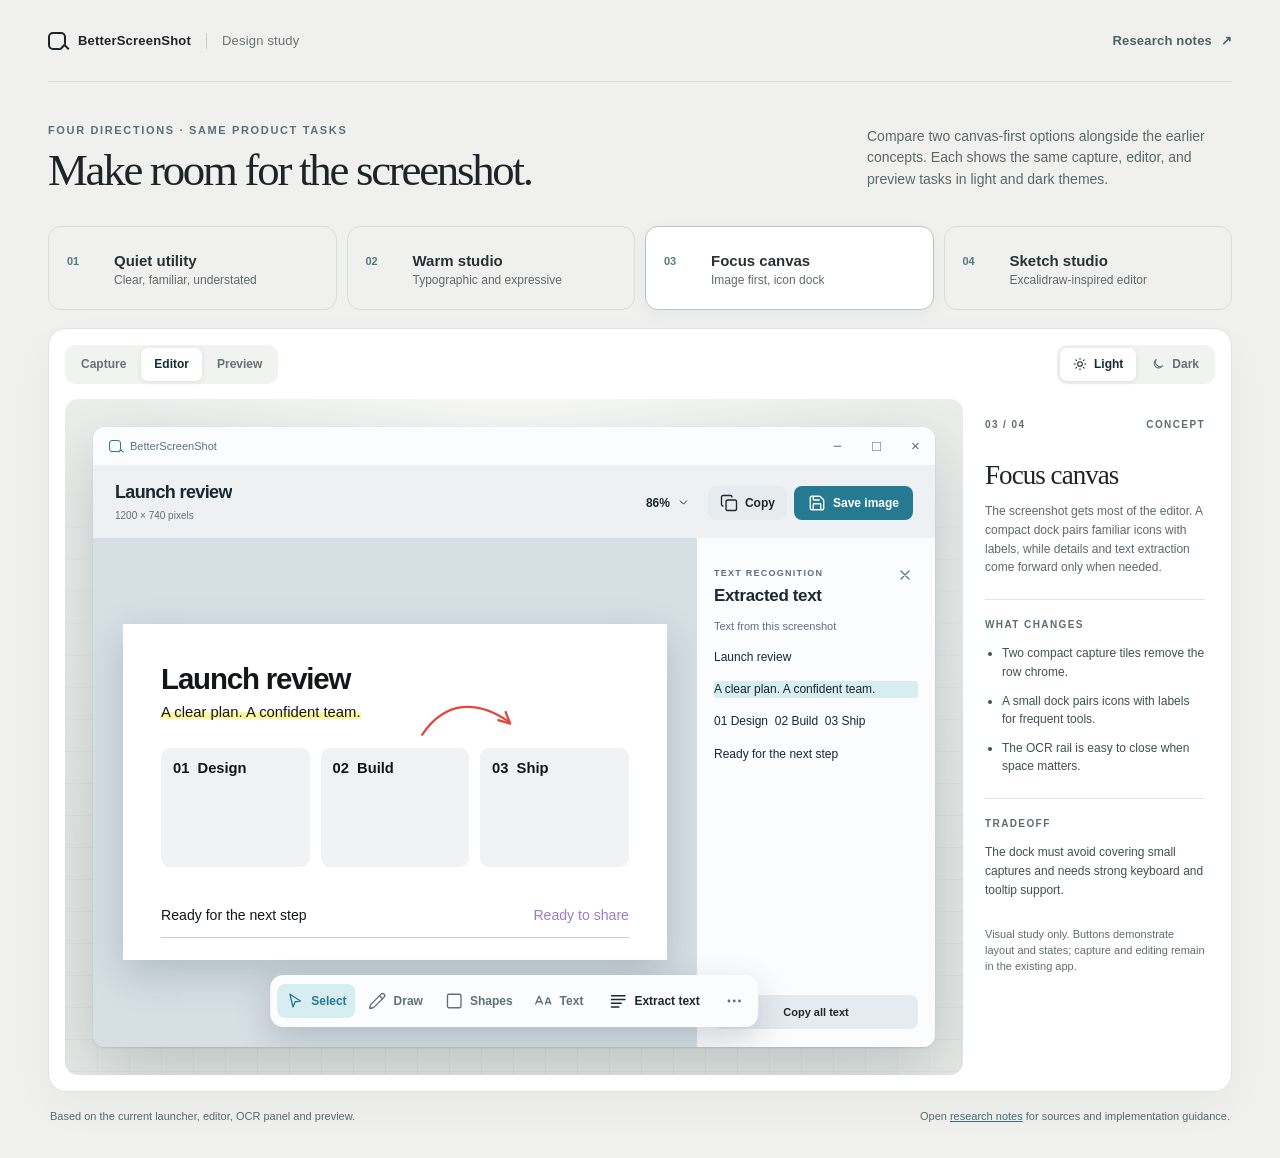
<file: design-study/index.html>
<!doctype html>
<html lang="en">
<head>
  <meta charset="utf-8">
  <meta name="viewport" content="width=device-width, initial-scale=1">
  <title>BetterScreenShot · design study</title>
  <link rel="stylesheet" href="styles.css">
  <script src="study.js" defer></script>
</head>
<body>
  <svg class="icon-defs" xmlns="http://www.w3.org/2000/svg" aria-hidden="true">
    <symbol id="i-monitor" viewBox="0 0 24 24"><rect width="20" height="14" x="2" y="3" rx="2"/><path d="M8 21h8m-4-4v4"/></symbol>
    <symbol id="i-scan" viewBox="0 0 24 24"><path d="M3 7V5a2 2 0 0 1 2-2h2m10 0h2a2 2 0 0 1 2 2v2m0 10v2a2 2 0 0 1-2 2h-2M7 21H5a2 2 0 0 1-2-2v-2"/></symbol>
    <symbol id="i-pointer" viewBox="0 0 24 24"><path d="m5 3 14 9-7 1-3 7-4-17Z"/></symbol>
    <symbol id="i-pen" viewBox="0 0 24 24"><path d="M21.174 6.812a1 1 0 0 0-3.986-3.987L3.842 16.174a2 2 0 0 0-.5.83l-1.321 4.352a.5.5 0 0 0 .623.622l4.353-1.32a2 2 0 0 0 .83-.497z"/><path d="m15 5 4 4"/></symbol>
    <symbol id="i-shapes" viewBox="0 0 24 24"><rect width="18" height="18" x="3" y="3" rx="2"/></symbol>
    <symbol id="i-type" viewBox="0 0 24 24"><path d="m15 16 2.536-7.328a1.02 1.02 0 0 1 1.928 0L22 16M15.697 14h5.606M2 16l4.039-9.69a.5.5 0 0 1 .923 0L11 16M3.304 13h6.392"/></symbol>
    <symbol id="i-arrow" viewBox="0 0 24 24"><path d="M7 7h10v10M7 17 17 7"/></symbol>
    <symbol id="i-circle" viewBox="0 0 24 24"><circle cx="12" cy="12" r="10"/></symbol>
    <symbol id="i-undo" viewBox="0 0 24 24"><path d="M3 7v6h6M21 17a8 8 0 0 0-14.5-4.5L3 13"/></symbol>
    <symbol id="i-copy" viewBox="0 0 24 24"><rect width="14" height="14" x="8" y="8" rx="2"/><path d="M4 16a2 2 0 0 1-2-2V4a2 2 0 0 1 2-2h10a2 2 0 0 1 2 2"/></symbol>
    <symbol id="i-save" viewBox="0 0 24 24"><path d="M15.2 3a2 2 0 0 1 1.4.6l3.8 3.8a2 2 0 0 1 .6 1.4V19a2 2 0 0 1-2 2H5a2 2 0 0 1-2-2V5a2 2 0 0 1 2-2zM17 21v-7a1 1 0 0 0-1-1H8a1 1 0 0 0-1 1v7M7 3v4a1 1 0 0 0 1 1h7"/></symbol>
    <symbol id="i-text" viewBox="0 0 24 24"><path d="M3 5h18M3 10h18M3 15h13M3 20h10"/></symbol>
    <symbol id="i-more" viewBox="0 0 24 24"><circle cx="5" cy="12" r="1"/><circle cx="12" cy="12" r="1"/><circle cx="19" cy="12" r="1"/></symbol>
    <symbol id="i-chevron" viewBox="0 0 24 24"><path d="m6 9 6 6 6-6"/></symbol>
    <symbol id="i-sun" viewBox="0 0 24 24"><circle cx="12" cy="12" r="4"/><path d="M12 2v2m0 16v2M4.9 4.9l1.4 1.4m11.4 11.4 1.4 1.4M2 12h2m16 0h2M4.9 19.1l1.4-1.4M17.7 6.3l1.4-1.4"/></symbol>
    <symbol id="i-moon" viewBox="0 0 24 24"><path d="M20 15.1A8 8 0 0 1 8.9 4 8 8 0 1 0 20 15.1Z"/></symbol>
    <symbol id="i-x" viewBox="0 0 24 24"><path d="M18 6 6 18M6 6l12 12"/></symbol>
    <symbol id="i-check" viewBox="0 0 24 24"><path d="m4 12 5 5L20 6"/></symbol>
    <symbol id="i-zoom" viewBox="0 0 24 24"><path d="M5 12h14"/></symbol>
  </svg>

  <main class="study">
    <header class="page-header">
      <div class="brand"><span class="brand-mark" aria-hidden="true"></span><span>BetterScreenShot</span><span class="brand-divider"></span><span>Design study</span></div>
      <a href="research.md" class="research-link">Research notes <span aria-hidden="true">↗</span></a>
    </header>

    <div class="intro">
      <div>
        <p class="eyebrow">Four directions · same product tasks</p>
        <h1>Make room for the screenshot.</h1>
      </div>
      <p class="intro-copy">Compare two canvas-first options alongside the earlier concepts. Each shows the same capture, editor, and preview tasks in light and dark themes.</p>
    </div>

    <div class="concept-list" role="tablist" aria-label="Design direction">
      <button class="concept-tab" id="tab-quiet" role="tab" aria-selected="false" aria-controls="concept-panel" data-concept="quiet" tabindex="-1"><span class="concept-number">01</span><span class="concept-name">Quiet utility</span><span class="concept-subtitle">Clear, familiar, understated</span></button>
      <button class="concept-tab" id="tab-studio" role="tab" aria-selected="false" aria-controls="concept-panel" data-concept="studio" tabindex="-1"><span class="concept-number">02</span><span class="concept-name">Warm studio</span><span class="concept-subtitle">Typographic and expressive</span></button>
      <button class="concept-tab is-active" id="tab-canvas" role="tab" aria-selected="true" aria-controls="concept-panel" data-concept="canvas"><span class="concept-number">03</span><span class="concept-name">Focus canvas</span><span class="concept-subtitle">Image first, icon dock</span></button>
      <button class="concept-tab" id="tab-sketch" role="tab" aria-selected="false" aria-controls="concept-panel" data-concept="sketch" tabindex="-1"><span class="concept-number">04</span><span class="concept-name">Sketch studio</span><span class="concept-subtitle">Excalidraw-inspired editor</span></button>
    </div>

    <section class="review" id="concept-panel" role="tabpanel" aria-labelledby="tab-canvas">
      <div class="review-bar">
        <div class="segmented" role="group" aria-label="Example screen">
          <button data-screen="launcher" aria-pressed="false">Capture</button>
          <button class="is-active" data-screen="editor" aria-pressed="true">Editor</button>
          <button data-screen="preview" aria-pressed="false">Preview</button>
        </div>
        <div class="segmented theme-control" role="group" aria-label="Color theme">
          <button class="is-active" data-theme="light" aria-pressed="true"><svg class="icon"><use href="#i-sun"/></svg> Light</button>
          <button data-theme="dark" aria-pressed="false"><svg class="icon"><use href="#i-moon"/></svg> Dark</button>
        </div>
      </div>

      <div class="review-main">
        <div class="stage" id="stage">
          <div class="app-window" id="app-window" data-concept="canvas" data-theme="light" data-screen="editor">
            <div class="window-titlebar"><div class="window-brand"><span class="window-mark" aria-hidden="true"></span>BetterScreenShot</div><div class="window-controls" aria-hidden="true"><span>−</span><span>□</span><span>×</span></div></div>

            <section class="app-view launcher-view" aria-label="Capture window concept">
              <div class="launcher-heading"><span class="launch-eyebrow">CAPTURE</span><h2>What would you like to capture?</h2><p>Choose an option to begin.</p></div>
              <div class="capture-actions">
                <button class="capture-action" type="button" data-demo-action="Capture Full Screen">
                  <span class="capture-icon"><svg class="icon"><use href="#i-monitor"/></svg></span>
                  <span class="capture-copy"><strong>Capture full screen</strong><small>Shortcut not set</small></span>
                  <span class="capture-index">01</span>
                </button>
                <button class="capture-action" type="button" data-demo-action="Select Area">
                  <span class="capture-icon"><svg class="icon"><use href="#i-scan"/></svg></span>
                  <span class="capture-copy"><strong>Select area</strong><small>Shortcut not set</small></span>
                  <span class="capture-index">02</span>
                </button>
              </div>
              <div class="launcher-footer"><span class="ready"><span class="ready-dot"></span> Ready to capture</span><button class="text-button" data-demo-action="Keyboard shortcuts" type="button">Keyboard shortcuts</button></div>
            </section>

            <section class="app-view editor-view" aria-label="Screenshot editor concept">
              <div class="editor-header">
                <div class="document-heading"><span class="document-eyebrow">SCREENSHOT EDITOR</span><h2>Launch review</h2><small>1200 × 740 pixels</small></div>
                <div class="editor-actions"><button class="zoom-button" type="button" data-demo-action="Zoom">86% <svg class="icon"><use href="#i-chevron"/></svg></button><button class="header-ocr" type="button" id="header-ocr-toggle" aria-expanded="false" aria-controls="ocr-panel"><svg class="icon"><use href="#i-text"/></svg>Extract text</button><button class="plain-command" type="button" data-demo-action="Copy image"><svg class="icon"><use href="#i-copy"/></svg>Copy</button><button class="save-command" type="button" data-demo-action="Save image"><svg class="icon"><use href="#i-save"/></svg>Save image</button></div>
              </div>
              <div class="editor-toolbar">
                <div class="tool-group"><button class="tool is-selected" type="button" data-demo-action="Select tool" aria-pressed="true"><svg class="icon"><use href="#i-pointer"/></svg><span>Select</span></button><button class="tool" type="button" data-demo-action="Draw tools" aria-pressed="false"><svg class="icon"><use href="#i-pen"/></svg><span>Draw</span></button><button class="tool" type="button" data-demo-action="Shapes" aria-pressed="false"><svg class="icon"><use href="#i-shapes"/></svg><span>Shapes</span></button><button class="tool" type="button" data-demo-action="Text tool" aria-pressed="false"><svg class="icon"><use href="#i-type"/></svg><span>Text</span></button></div>
                <div class="sketch-tools" role="group" aria-label="Annotation tools"><button class="sketch-tool" type="button" data-sketch-tool="select" title="Select (V)" aria-label="Select tool (V)" aria-pressed="false"><svg class="icon"><use href="#i-pointer"/></svg></button><button class="sketch-tool" type="button" data-sketch-tool="draw" title="Draw (P)" aria-label="Draw tool (P)" aria-pressed="false"><svg class="icon"><use href="#i-pen"/></svg></button><button class="sketch-tool is-selected" type="button" data-sketch-tool="arrow" title="Arrow (A)" aria-label="Arrow tool (A)" aria-pressed="true"><svg class="icon"><use href="#i-arrow"/></svg></button><button class="sketch-tool" type="button" data-sketch-tool="rectangle" title="Rectangle (R)" aria-label="Rectangle tool (R)" aria-pressed="false"><svg class="icon"><use href="#i-shapes"/></svg></button><button class="sketch-tool" type="button" data-sketch-tool="ellipse" title="Ellipse (O)" aria-label="Ellipse tool (O)" aria-pressed="false"><svg class="icon"><use href="#i-circle"/></svg></button><button class="sketch-tool" type="button" data-sketch-tool="text" title="Text (T)" aria-label="Text tool (T)" aria-pressed="false"><svg class="icon"><use href="#i-type"/></svg></button></div>
                <div class="toolbar-spacer"></div>
                <button class="ocr-command" type="button" id="ocr-toggle" aria-expanded="true" aria-controls="ocr-panel"><svg class="icon"><use href="#i-text"/></svg><span>Extract text</span></button>
                <button class="more-command" type="button" data-demo-action="More editing tools" aria-label="More editing tools"><svg class="icon"><use href="#i-more"/></svg></button>
              </div>
              <div class="editor-workspace">
                <div class="canvas-area"><div class="image-sheet" aria-label="Sample screenshot with annotations">
                  <div class="sheet-inner"><h3>Launch review</h3><p class="sheet-subtitle"><span>A clear plan. A confident team.</span></p><div class="sheet-cards"><div><b>01&nbsp; Design</b></div><div><b>02&nbsp; Build</b></div><div><b>03&nbsp; Ship</b></div></div><div class="sheet-bottom"><span>Ready for the next step</span><span>Ready to share</span></div></div>
                  <svg class="annotation" viewBox="0 0 600 370" preserveAspectRatio="none" aria-hidden="true"><path d="M330 122 C355 85 390 83 426 108"/><path d="m414 106 13 4-5-13"/></svg>
                </div></div>
                <div class="sketch-properties" aria-label="Selected tool style"><span class="sketch-panel-kicker">CURRENT TOOL</span><h3 id="sketch-style-title">Arrow style</h3><div class="sketch-panel-rule"></div><span class="sketch-field-label">Stroke color</span><div class="color-options" role="group" aria-label="Stroke color"><button class="is-selected" type="button" style="--swatch:#e6453c" aria-label="Red" aria-pressed="true"></button><button type="button" style="--swatch:#252a32" aria-label="Ink" aria-pressed="false"></button><button type="button" style="--swatch:#6e68c7" aria-label="Violet" aria-pressed="false"></button><button type="button" style="--swatch:#1c887a" aria-label="Teal" aria-pressed="false"></button></div><span class="sketch-field-label">Stroke width</span><div class="width-options" role="group" aria-label="Stroke width"><button type="button" aria-pressed="false">1</button><button class="is-selected" type="button" aria-pressed="true">2</button><button type="button" aria-pressed="false">3</button></div><label class="sketch-toggle"><input type="checkbox" checked><span>Sketch style</span></label></div>
                <div class="sketch-canvas-controls"><button type="button" data-demo-action="Undo" title="Undo" aria-label="Undo"><svg class="icon"><use href="#i-undo"/></svg></button><span class="sketch-control-gap"></span><button type="button" data-demo-action="Zoom out" title="Zoom out" aria-label="Zoom out">−</button><span>86%</span><button type="button" data-demo-action="Zoom in" title="Zoom in" aria-label="Zoom in">+</button></div>
                <aside class="ocr-panel" id="ocr-panel"><div class="ocr-heading"><div><span>TEXT RECOGNITION</span><h3>Extracted text</h3></div><button type="button" id="ocr-close" aria-label="Close extracted text"><svg class="icon"><use href="#i-x"/></svg></button></div><p class="ocr-subtitle">Text from this screenshot</p><div class="ocr-content"><p>Launch review</p><p class="ocr-highlight">A clear plan. A confident team.</p><p>01 Design&nbsp; 02 Build&nbsp; 03 Ship</p><p>Ready for the next step</p></div><button class="ocr-copy" type="button" data-demo-action="Copy all text">Copy all text</button></aside>
              </div>
            </section>

            <section class="app-view preview-view" aria-label="Capture preview concept">
              <div class="preview-desktop"><div class="preview-backdrop"><span>Launch review</span><div class="backdrop-cards"><i></i><i></i><i></i></div></div><div class="preview-card"><div class="preview-thumb"><span>Launch review</span><span class="thumb-line"></span><div class="thumb-cards"><i></i><i></i><i></i></div></div><div class="preview-content"><div><span class="preview-eyebrow">JUST CAPTURED</span><strong>Screenshot ready</strong><small>1200 × 740 pixels</small></div><div class="preview-buttons"><button type="button" data-demo-action="Copy image"><svg class="icon"><use href="#i-copy"/></svg> Copy</button><button type="button" data-demo-action="Save image"><svg class="icon"><use href="#i-save"/></svg> Save</button></div><button class="preview-edit" type="button" data-demo-action="Open editor">Open editor <span aria-hidden="true">↗</span></button></div></div></div>
            </section>
          </div>
          <div class="demo-toast" id="demo-toast" role="status" aria-live="polite"></div>
        </div>

        <aside class="concept-notes">
          <div class="note-meta"><span id="note-number">03 / 04</span><span>CONCEPT</span></div>
          <h2 id="note-title">Focus canvas</h2>
          <p id="note-description">The screenshot gets most of the editor. A compact dock pairs familiar icons with labels, while details and text extraction come forward only when needed.</p>
          <div class="note-rule"></div>
          <p class="note-label">WHAT CHANGES</p><ul id="note-points"><li>Two compact capture tiles remove the row chrome.</li><li>A small dock pairs icons with labels for frequent tools.</li><li>The OCR rail is easy to close when space matters.</li></ul>
          <div class="note-rule"></div>
          <p class="note-label">TRADEOFF</p><p id="note-tradeoff" class="note-tradeoff">The dock must avoid covering small captures and needs strong keyboard and tooltip support.</p>
          <p class="prototype-note">Visual study only. Buttons demonstrate layout and states; capture and editing remain in the existing app.</p>
        </aside>
      </div>
    </section>

    <footer class="page-footer"><span>Based on the current launcher, editor, OCR panel and preview.</span><span>Open <a href="research.md">research notes</a> for sources and implementation guidance.</span></footer>
  </main>
</body>
</html>
</file>
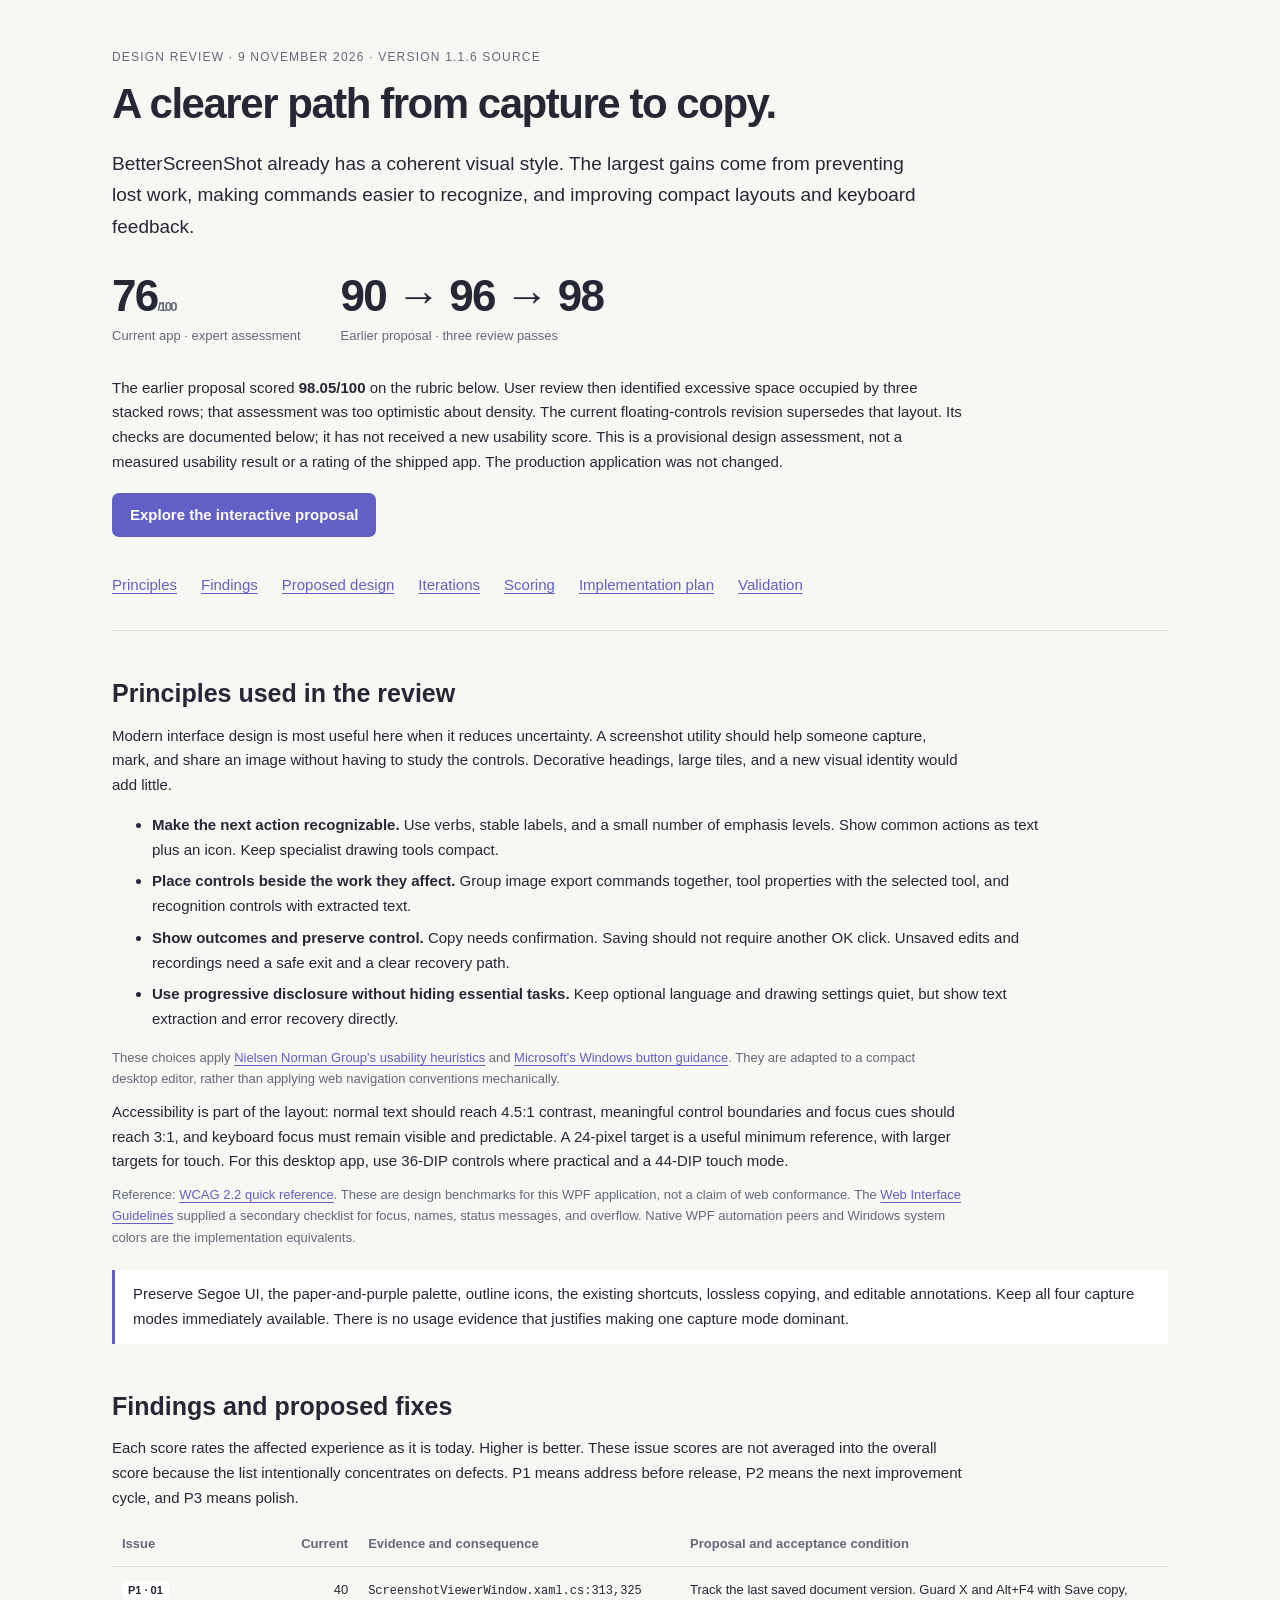
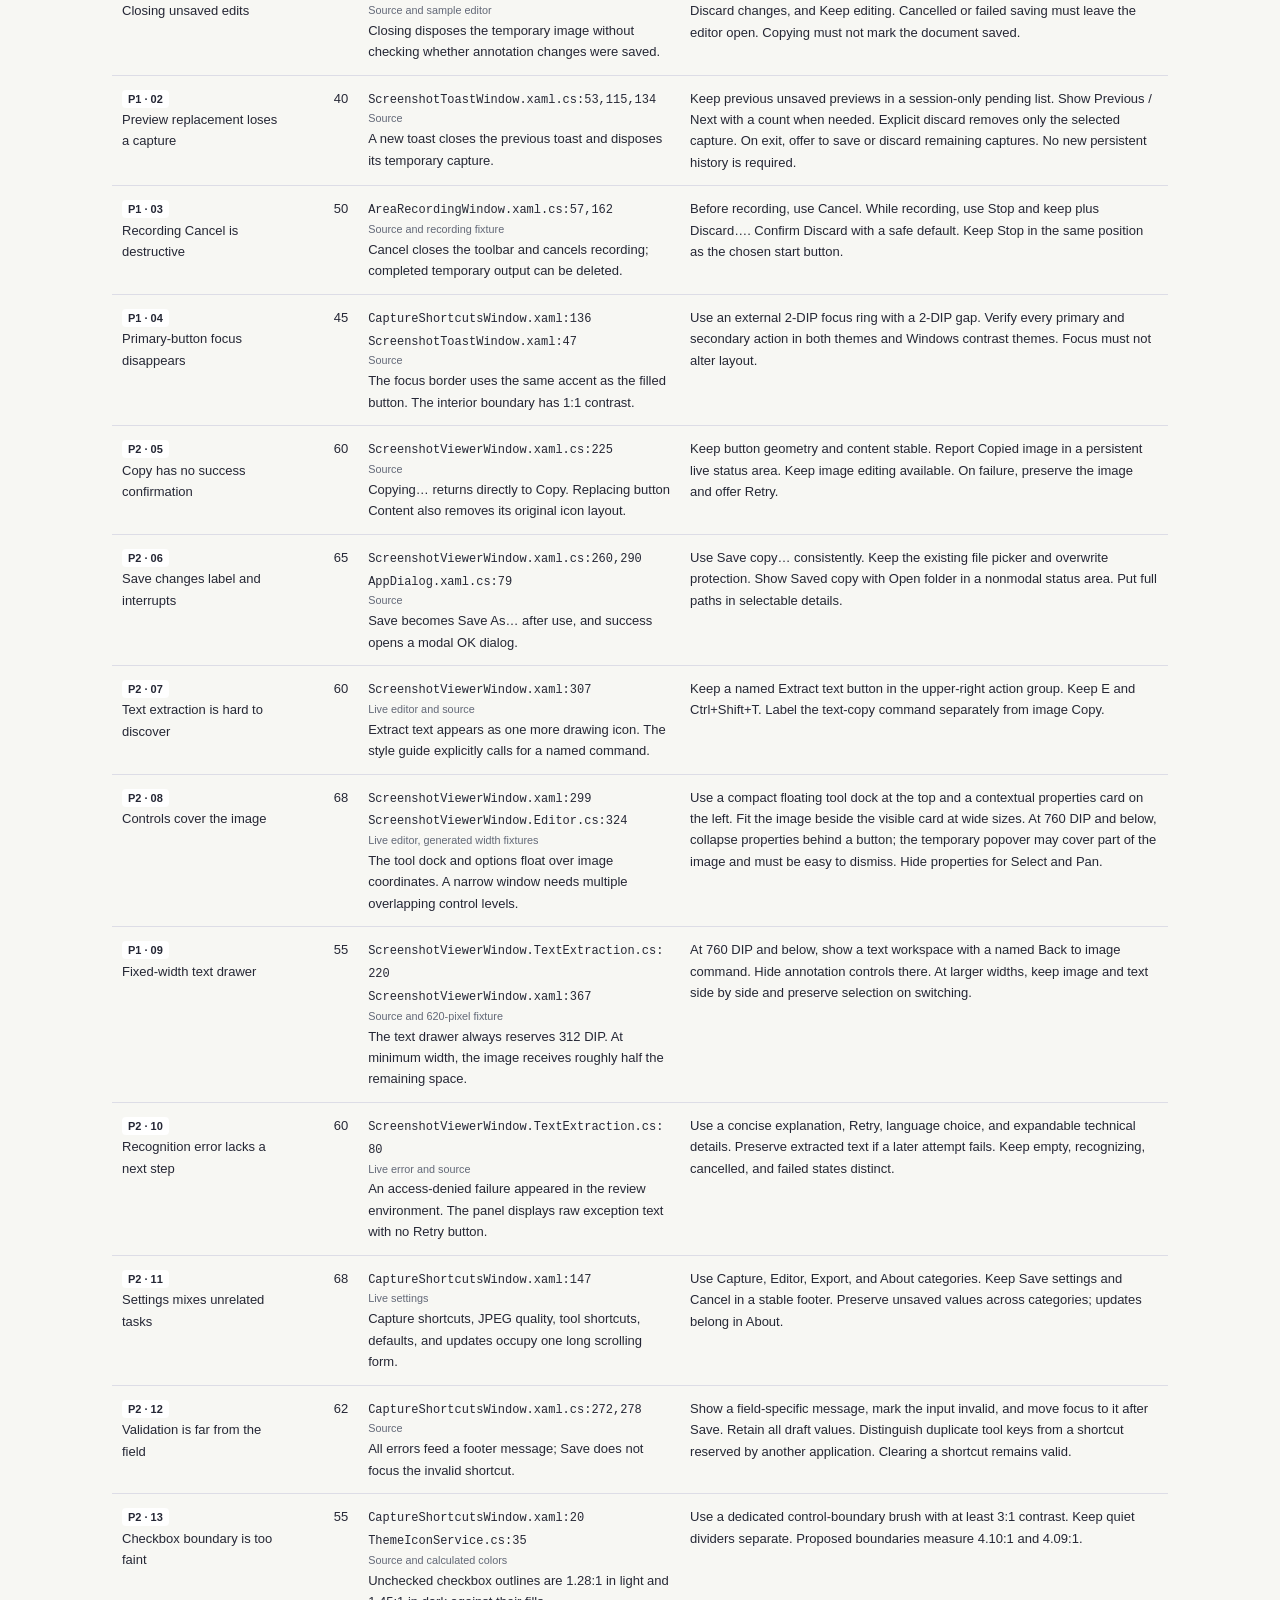
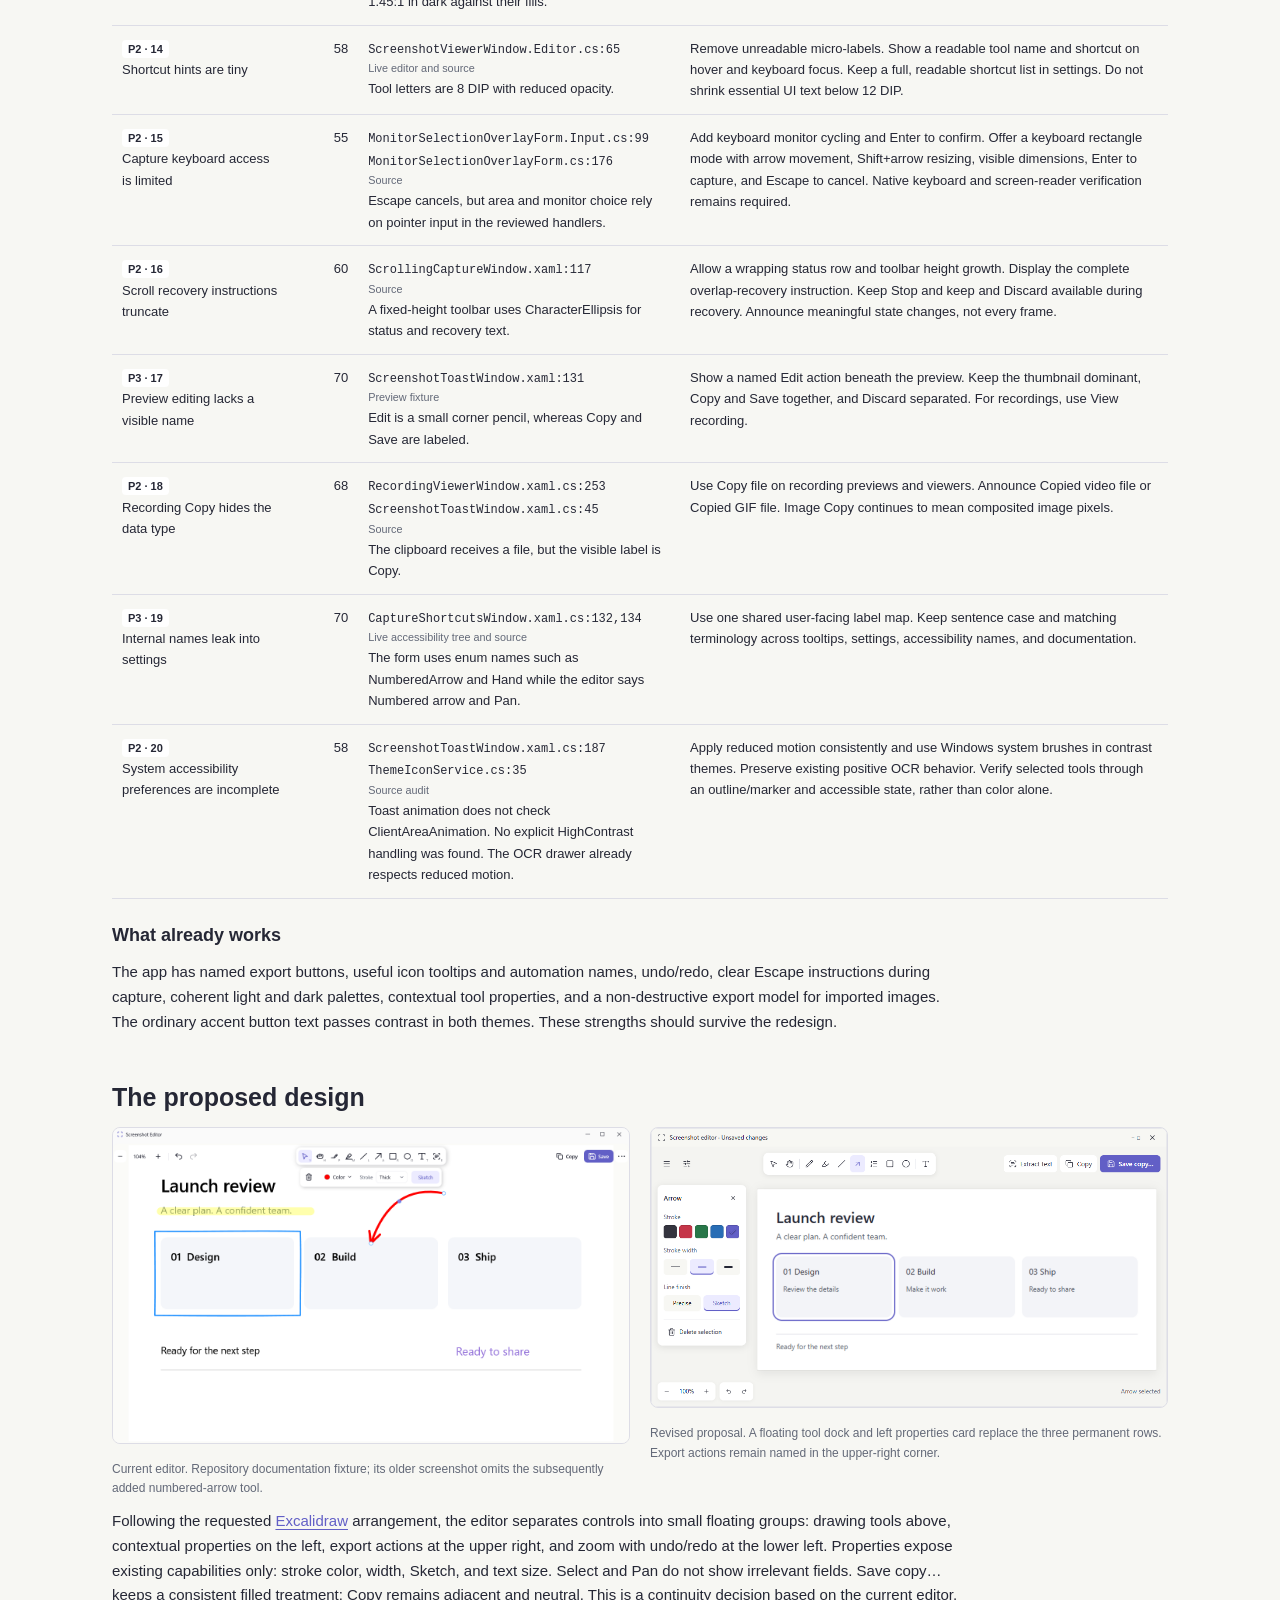
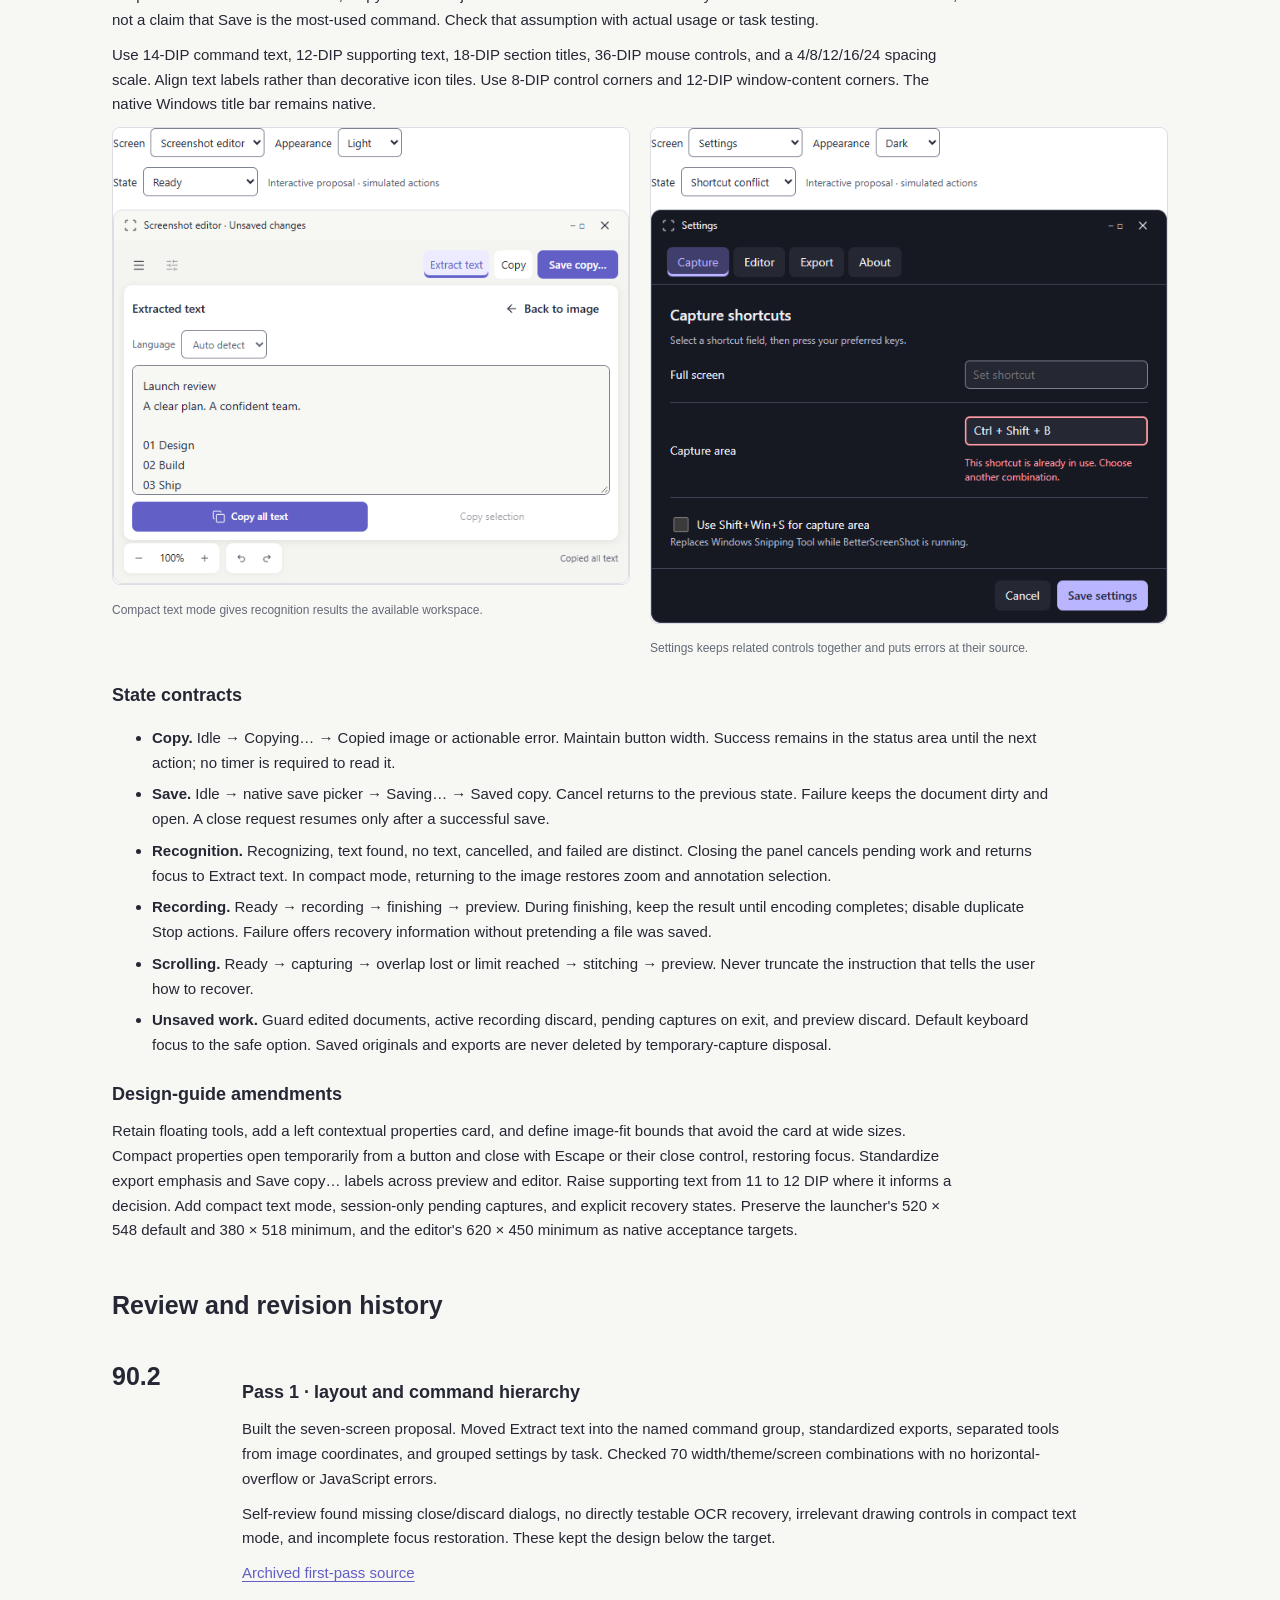
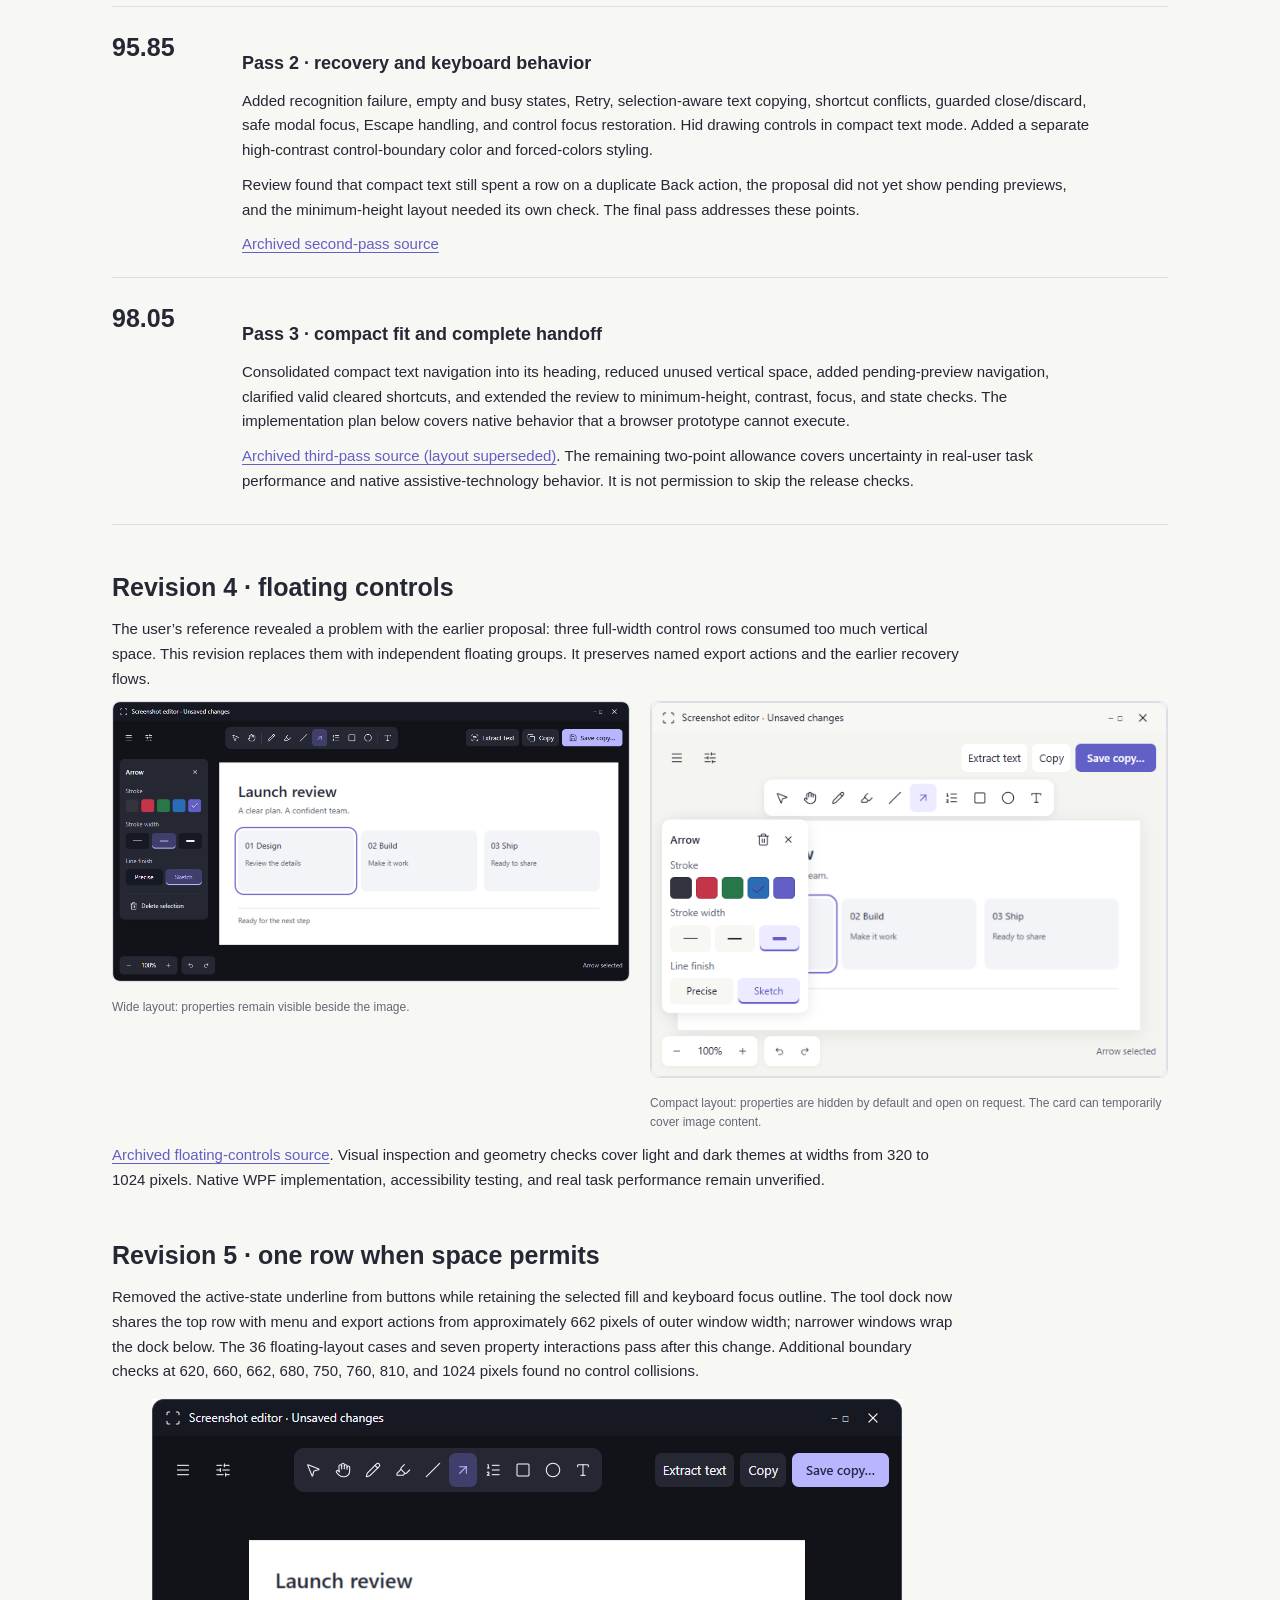
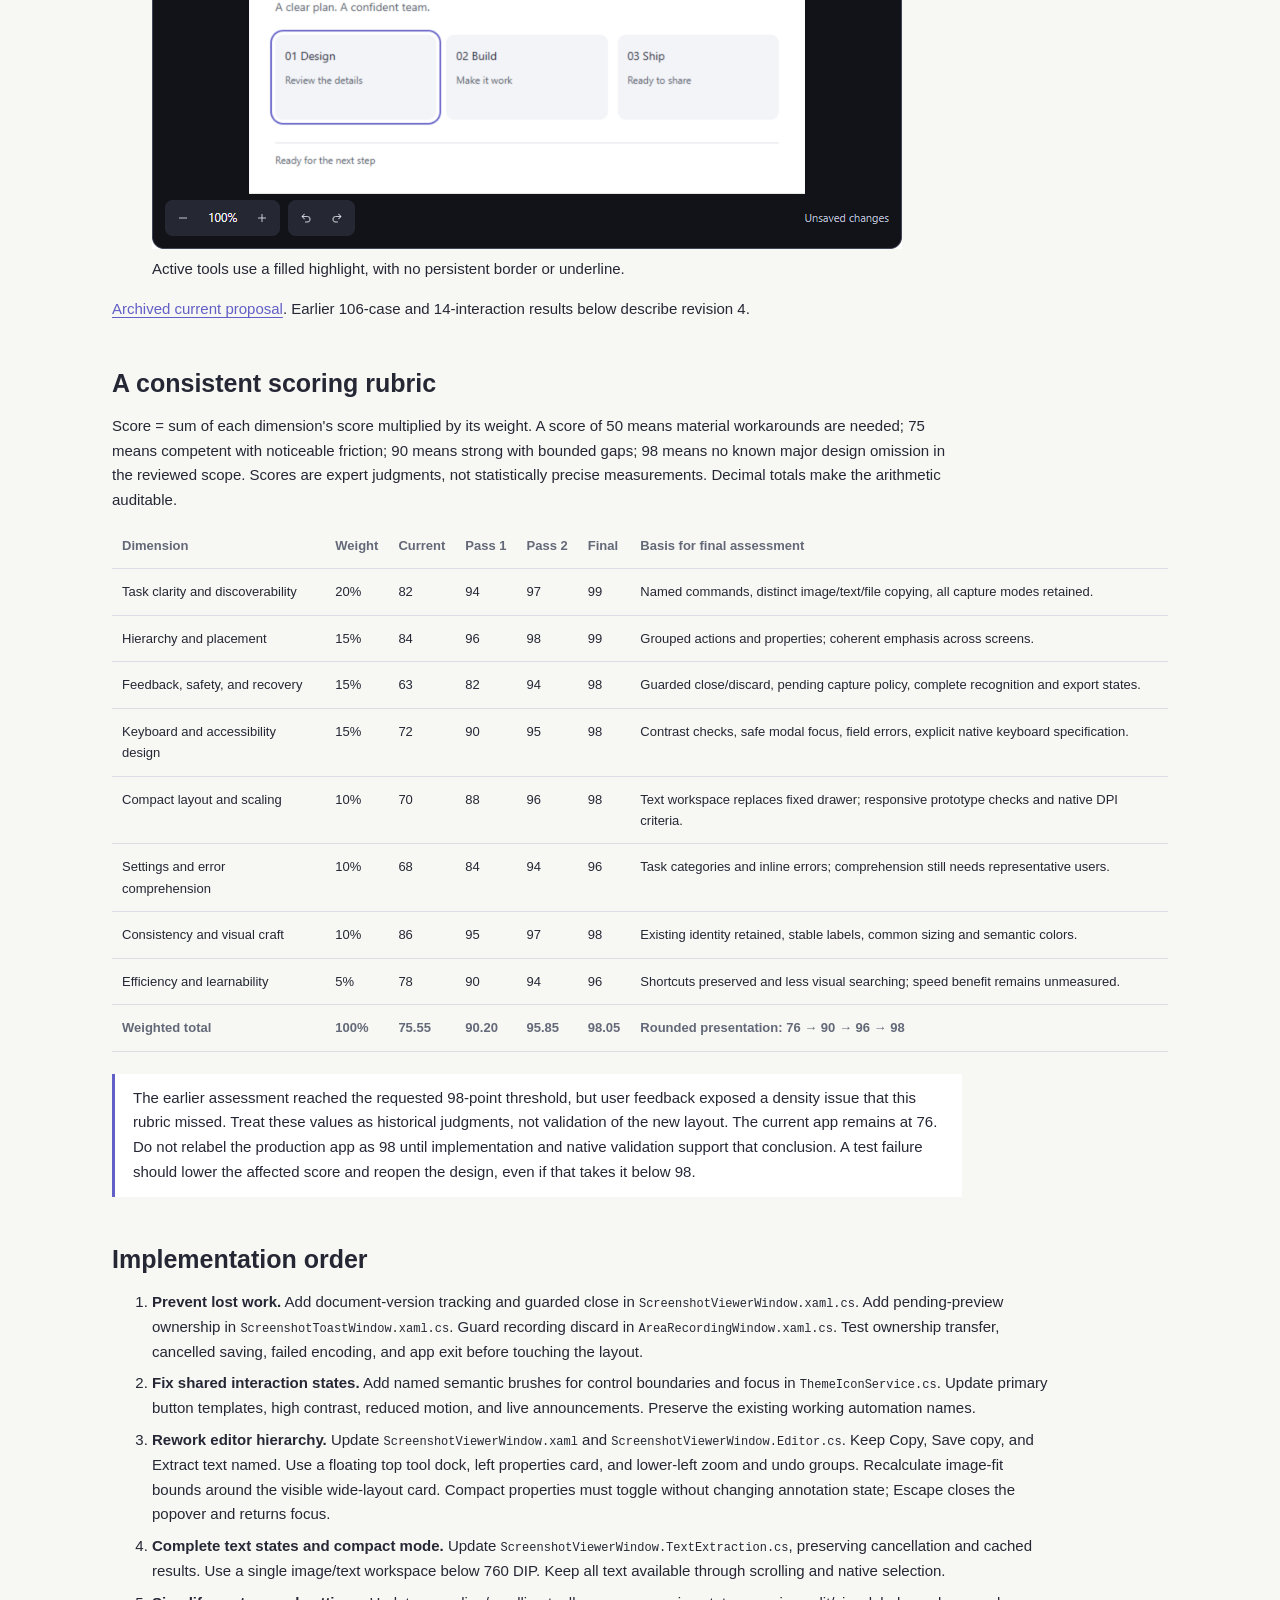
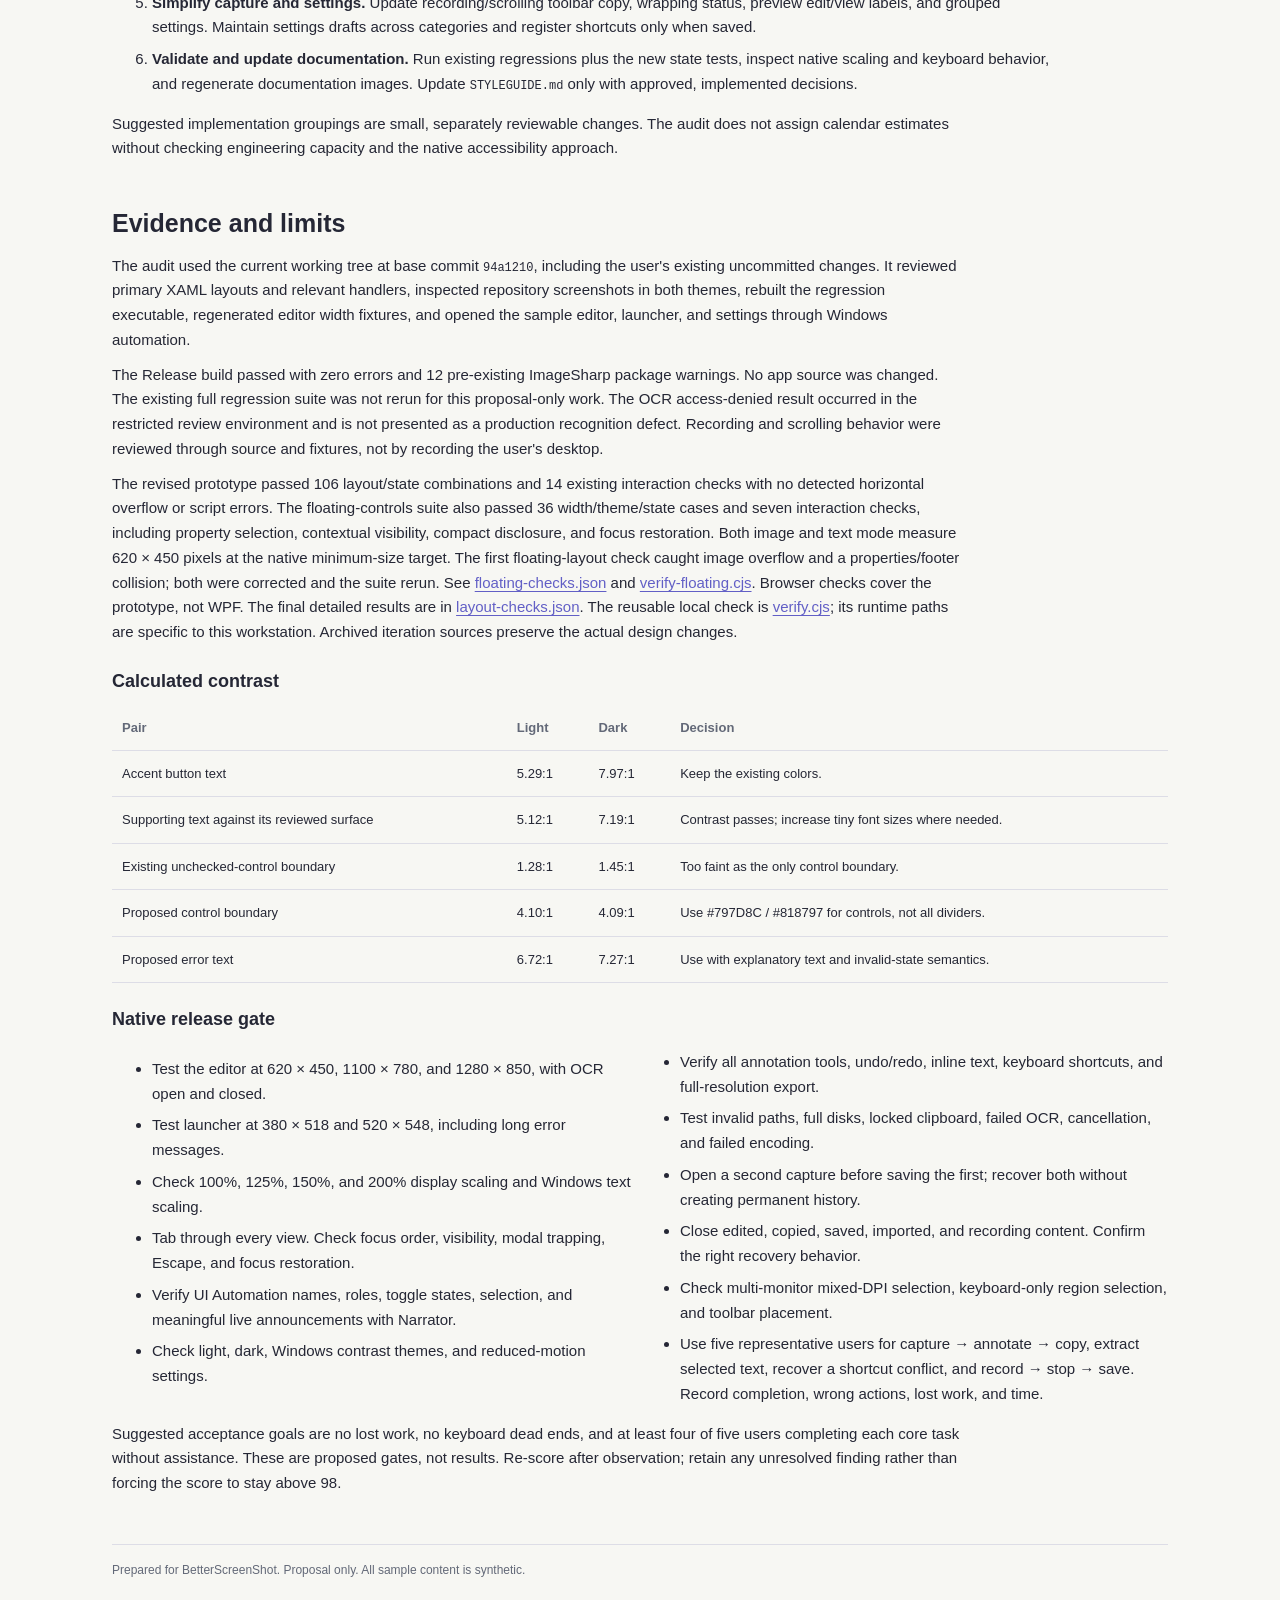
<file: design-study/ux-review-2026-11-09/index.html>
<!doctype html>
<html lang="en"><head><meta charset="utf-8"><meta name="viewport" content="width=device-width,initial-scale=1"><title>BetterScreenShot · UI/UX review</title>
<style>
:root{color-scheme:light dark;--paper:light-dark(#f7f7f3,#171922);--surface:light-dark(#fff,#252833);--ink:light-dark(#252735,#f0f0f6);--muted:light-dark(#636978,#b1b5c4);--accent:light-dark(#625fc6,#b9b5ff);--line:light-dark(#dddde6,#414657)}*{box-sizing:border-box}body{margin:0;background:var(--paper);color:var(--ink);font:15px/1.65 'Segoe UI Variable','Segoe UI',sans-serif}main{max-width:1120px;margin:0 auto;padding:48px 32px 100px}header{padding-bottom:32px;border-bottom:1px solid var(--line)}.eyebrow{font-size:12px;letter-spacing:.1em;text-transform:uppercase;color:var(--muted)}h1{font-size:42px;line-height:1.15;letter-spacing:-.035em;margin:12px 0 20px;font-weight:600}h2{font-size:25px;line-height:1.3;margin:46px 0 14px;font-weight:600}h3{font-size:18px;margin:22px 0 8px}p{max-width:850px;margin:10px 0}a{color:var(--accent);text-underline-offset:3px}.lede{font-size:19px;max-width:820px}.scores{display:flex;flex-wrap:wrap;gap:40px;margin:28px 0}.scores strong{font-size:44px;letter-spacing:-.04em;display:block;line-height:1.2}.scores span{font-size:13px;color:var(--muted)}nav{display:flex;flex-wrap:wrap;gap:8px 24px;margin-top:28px}.note{border-left:3px solid var(--accent);padding:12px 18px;background:var(--surface);margin:22px 0}.table-wrap{overflow-x:auto}table{width:100%;border-collapse:collapse;font-size:13px;text-align:left}th{font-weight:600;color:var(--muted);white-space:nowrap}td,th{padding:12px 10px;border-bottom:1px solid var(--line);vertical-align:top}td.num{text-align:right;font-variant-numeric:tabular-nums}.issues td:nth-child(1){min-width:160px}.issues td:nth-child(3){min-width:230px}.issues td:nth-child(4){min-width:270px}.issues small{display:block;color:var(--muted)}code{font-size:12px;overflow-wrap:anywhere}.priority{font-size:11px;font-weight:600;background:var(--surface);padding:3px 6px;border-radius:4px}.pair{display:grid;grid-template-columns:1fr 1fr;gap:20px;align-items:start}.pair figure{margin:0}.pair img{max-width:100%;height:auto;border:1px solid var(--line);border-radius:8px}.pair figcaption{font-size:12px;color:var(--muted);margin-top:8px}li{margin:7px 0;max-width:900px}.revision{display:grid;grid-template-columns:110px 1fr;gap:20px;padding:20px 0;border-bottom:1px solid var(--line)}.revision strong{font-size:25px}.small{font-size:12px;color:var(--muted)}.button{display:inline-block;background:var(--accent);color:light-dark(#fff,#222345);padding:10px 18px;border-radius:7px;text-decoration:none;font-weight:600;margin:8px 0}.checklist{columns:2;column-gap:40px}.checklist li{break-inside:avoid}.source{font-size:13px;color:var(--muted)}@media(max-width:700px){main{padding:28px 18px}h1{font-size:32px}.pair{grid-template-columns:1fr}.checklist{columns:1}.revision{grid-template-columns:75px 1fr}}@media print{body{background:white;color:#222}main{padding:0}a{color:#444}.table-wrap{overflow:visible}tr,figure,.revision{break-inside:avoid}nav,.button{display:none}}
</style></head><body><main>
<header><div class="eyebrow">Design review · 9 November 2026 · Version 1.1.6 source</div><h1>A clearer path from capture to copy.</h1><p class="lede">BetterScreenShot already has a coherent visual style. The largest gains come from preventing lost work, making commands easier to recognize, and improving compact layouts and keyboard feedback.</p>
<div class="scores"><div><strong>76<span>/100</span></strong><span>Current app · expert assessment</span></div><div><strong>90 → 96 → 98</strong><span>Earlier proposal · three review passes</span></div></div>
<p>The earlier proposal scored <strong>98.05/100</strong> on the rubric below. User review then identified excessive space occupied by three stacked rows; that assessment was too optimistic about density. The current floating-controls revision supersedes that layout. Its checks are documented below; it has not received a new usability score. This is a provisional design assessment, not a measured usability result or a rating of the shipped app. The production application was not changed.</p>
<a class="button" href="preview.html">Explore the interactive proposal</a>
<nav aria-label="Review sections"><a href="#principles">Principles</a><a href="#findings">Findings</a><a href="#proposal">Proposed design</a><a href="#iterations">Iterations</a><a href="#score">Scoring</a><a href="#delivery">Implementation plan</a><a href="#validation">Validation</a></nav></header>

<section id="principles"><h2>Principles used in the review</h2>
<p>Modern interface design is most useful here when it reduces uncertainty. A screenshot utility should help someone capture, mark, and share an image without having to study the controls. Decorative headings, large tiles, and a new visual identity would add little.</p>
<ul><li><strong>Make the next action recognizable.</strong> Use verbs, stable labels, and a small number of emphasis levels. Show common actions as text plus an icon. Keep specialist drawing tools compact.</li><li><strong>Place controls beside the work they affect.</strong> Group image export commands together, tool properties with the selected tool, and recognition controls with extracted text.</li><li><strong>Show outcomes and preserve control.</strong> Copy needs confirmation. Saving should not require another OK click. Unsaved edits and recordings need a safe exit and a clear recovery path.</li><li><strong>Use progressive disclosure without hiding essential tasks.</strong> Keep optional language and drawing settings quiet, but show text extraction and error recovery directly.</li></ul>
<p class="source">These choices apply <a href="https://www.nngroup.com/articles/ten-usability-heuristics/">Nielsen Norman Group's usability heuristics</a> and <a href="https://learn.microsoft.com/en-us/windows/apps/develop/ui/controls/buttons">Microsoft's Windows button guidance</a>. They are adapted to a compact desktop editor, rather than applying web navigation conventions mechanically.</p>
<p>Accessibility is part of the layout: normal text should reach 4.5:1 contrast, meaningful control boundaries and focus cues should reach 3:1, and keyboard focus must remain visible and predictable. A 24-pixel target is a useful minimum reference, with larger targets for touch. For this desktop app, use 36-DIP controls where practical and a 44-DIP touch mode.</p>
<p class="source">Reference: <a href="https://www.w3.org/WAI/WCAG22/quickref/">WCAG 2.2 quick reference</a>. These are design benchmarks for this WPF application, not a claim of web conformance. The <a href="https://raw.githubusercontent.com/vercel-labs/web-interface-guidelines/main/command.md">Web Interface Guidelines</a> supplied a secondary checklist for focus, names, status messages, and overflow. Native WPF automation peers and Windows system colors are the implementation equivalents.</p>
<div class="note">Preserve Segoe UI, the paper-and-purple palette, outline icons, the existing shortcuts, lossless copying, and editable annotations. Keep all four capture modes immediately available. There is no usage evidence that justifies making one capture mode dominant.</div></section>

<section id="findings"><h2>Findings and proposed fixes</h2><p>Each score rates the affected experience as it is today. Higher is better. These issue scores are not averaged into the overall score because the list intentionally concentrates on defects. P1 means address before release, P2 means the next improvement cycle, and P3 means polish.</p>
<div class="table-wrap"><table class="issues"><thead><tr><th>Issue</th><th>Current</th><th>Evidence and consequence</th><th>Proposal and acceptance condition</th></tr></thead><tbody>
<tr><td><span class="priority">P1 · 01</span><br>Closing unsaved edits</td><td class="num">40</td><td><code>ScreenshotViewerWindow.xaml.cs:313,325</code><small>Source and sample editor</small>Closing disposes the temporary image without checking whether annotation changes were saved.</td><td>Track the last saved document version. Guard X and Alt+F4 with Save copy, Discard changes, and Keep editing. Cancelled or failed saving must leave the editor open. Copying must not mark the document saved.</td></tr>
<tr><td><span class="priority">P1 · 02</span><br>Preview replacement loses a capture</td><td class="num">40</td><td><code>ScreenshotToastWindow.xaml.cs:53,115,134</code><small>Source</small>A new toast closes the previous toast and disposes its temporary capture.</td><td>Keep previous unsaved previews in a session-only pending list. Show Previous / Next with a count when needed. Explicit discard removes only the selected capture. On exit, offer to save or discard remaining captures. No new persistent history is required.</td></tr>
<tr><td><span class="priority">P1 · 03</span><br>Recording Cancel is destructive</td><td class="num">50</td><td><code>AreaRecordingWindow.xaml.cs:57,162</code><small>Source and recording fixture</small>Cancel closes the toolbar and cancels recording; completed temporary output can be deleted.</td><td>Before recording, use Cancel. While recording, use Stop and keep plus Discard…. Confirm Discard with a safe default. Keep Stop in the same position as the chosen start button.</td></tr>
<tr><td><span class="priority">P1 · 04</span><br>Primary-button focus disappears</td><td class="num">45</td><td><code>CaptureShortcutsWindow.xaml:136</code><br><code>ScreenshotToastWindow.xaml:47</code><small>Source</small>The focus border uses the same accent as the filled button. The interior boundary has 1:1 contrast.</td><td>Use an external 2-DIP focus ring with a 2-DIP gap. Verify every primary and secondary action in both themes and Windows contrast themes. Focus must not alter layout.</td></tr>
<tr><td><span class="priority">P2 · 05</span><br>Copy has no success confirmation</td><td class="num">60</td><td><code>ScreenshotViewerWindow.xaml.cs:225</code><small>Source</small>Copying… returns directly to Copy. Replacing button Content also removes its original icon layout.</td><td>Keep button geometry and content stable. Report Copied image in a persistent live status area. Keep image editing available. On failure, preserve the image and offer Retry.</td></tr>
<tr><td><span class="priority">P2 · 06</span><br>Save changes label and interrupts</td><td class="num">65</td><td><code>ScreenshotViewerWindow.xaml.cs:260,290</code><br><code>AppDialog.xaml.cs:79</code><small>Source</small>Save becomes Save As… after use, and success opens a modal OK dialog.</td><td>Use Save copy… consistently. Keep the existing file picker and overwrite protection. Show Saved copy with Open folder in a nonmodal status area. Put full paths in selectable details.</td></tr>
<tr><td><span class="priority">P2 · 07</span><br>Text extraction is hard to discover</td><td class="num">60</td><td><code>ScreenshotViewerWindow.xaml:307</code><small>Live editor and source</small>Extract text appears as one more drawing icon. The style guide explicitly calls for a named command.</td><td>Keep a named Extract text button in the upper-right action group. Keep E and Ctrl+Shift+T. Label the text-copy command separately from image Copy.</td></tr>
<tr><td><span class="priority">P2 · 08</span><br>Controls cover the image</td><td class="num">68</td><td><code>ScreenshotViewerWindow.xaml:299</code><br><code>ScreenshotViewerWindow.Editor.cs:324</code><small>Live editor, generated width fixtures</small>The tool dock and options float over image coordinates. A narrow window needs multiple overlapping control levels.</td><td>Use a compact floating tool dock at the top and a contextual properties card on the left. Fit the image beside the visible card at wide sizes. At 760 DIP and below, collapse properties behind a button; the temporary popover may cover part of the image and must be easy to dismiss. Hide properties for Select and Pan.</td></tr>
<tr><td><span class="priority">P1 · 09</span><br>Fixed-width text drawer</td><td class="num">55</td><td><code>ScreenshotViewerWindow.TextExtraction.cs:220</code><br><code>ScreenshotViewerWindow.xaml:367</code><small>Source and 620-pixel fixture</small>The text drawer always reserves 312 DIP. At minimum width, the image receives roughly half the remaining space.</td><td>At 760 DIP and below, show a text workspace with a named Back to image command. Hide annotation controls there. At larger widths, keep image and text side by side and preserve selection on switching.</td></tr>
<tr><td><span class="priority">P2 · 10</span><br>Recognition error lacks a next step</td><td class="num">60</td><td><code>ScreenshotViewerWindow.TextExtraction.cs:80</code><small>Live error and source</small>An access-denied failure appeared in the review environment. The panel displays raw exception text with no Retry button.</td><td>Use a concise explanation, Retry, language choice, and expandable technical details. Preserve extracted text if a later attempt fails. Keep empty, recognizing, cancelled, and failed states distinct.</td></tr>
<tr><td><span class="priority">P2 · 11</span><br>Settings mixes unrelated tasks</td><td class="num">68</td><td><code>CaptureShortcutsWindow.xaml:147</code><small>Live settings</small>Capture shortcuts, JPEG quality, tool shortcuts, defaults, and updates occupy one long scrolling form.</td><td>Use Capture, Editor, Export, and About categories. Keep Save settings and Cancel in a stable footer. Preserve unsaved values across categories; updates belong in About.</td></tr>
<tr><td><span class="priority">P2 · 12</span><br>Validation is far from the field</td><td class="num">62</td><td><code>CaptureShortcutsWindow.xaml.cs:272,278</code><small>Source</small>All errors feed a footer message; Save does not focus the invalid shortcut.</td><td>Show a field-specific message, mark the input invalid, and move focus to it after Save. Retain all draft values. Distinguish duplicate tool keys from a shortcut reserved by another application. Clearing a shortcut remains valid.</td></tr>
<tr><td><span class="priority">P2 · 13</span><br>Checkbox boundary is too faint</td><td class="num">55</td><td><code>CaptureShortcutsWindow.xaml:20</code><br><code>ThemeIconService.cs:35</code><small>Source and calculated colors</small>Unchecked checkbox outlines are 1.28:1 in light and 1.45:1 in dark against their fills.</td><td>Use a dedicated control-boundary brush with at least 3:1 contrast. Keep quiet dividers separate. Proposed boundaries measure 4.10:1 and 4.09:1.</td></tr>
<tr><td><span class="priority">P2 · 14</span><br>Shortcut hints are tiny</td><td class="num">58</td><td><code>ScreenshotViewerWindow.Editor.cs:65</code><small>Live editor and source</small>Tool letters are 8 DIP with reduced opacity.</td><td>Remove unreadable micro-labels. Show a readable tool name and shortcut on hover and keyboard focus. Keep a full, readable shortcut list in settings. Do not shrink essential UI text below 12 DIP.</td></tr>
<tr><td><span class="priority">P2 · 15</span><br>Capture keyboard access is limited</td><td class="num">55</td><td><code>MonitorSelectionOverlayForm.Input.cs:99</code><br><code>MonitorSelectionOverlayForm.cs:176</code><small>Source</small>Escape cancels, but area and monitor choice rely on pointer input in the reviewed handlers.</td><td>Add keyboard monitor cycling and Enter to confirm. Offer a keyboard rectangle mode with arrow movement, Shift+arrow resizing, visible dimensions, Enter to capture, and Escape to cancel. Native keyboard and screen-reader verification remains required.</td></tr>
<tr><td><span class="priority">P2 · 16</span><br>Scroll recovery instructions truncate</td><td class="num">60</td><td><code>ScrollingCaptureWindow.xaml:117</code><small>Source</small>A fixed-height toolbar uses CharacterEllipsis for status and recovery text.</td><td>Allow a wrapping status row and toolbar height growth. Display the complete overlap-recovery instruction. Keep Stop and keep and Discard available during recovery. Announce meaningful state changes, not every frame.</td></tr>
<tr><td><span class="priority">P3 · 17</span><br>Preview editing lacks a visible name</td><td class="num">70</td><td><code>ScreenshotToastWindow.xaml:131</code><small>Preview fixture</small>Edit is a small corner pencil, whereas Copy and Save are labeled.</td><td>Show a named Edit action beneath the preview. Keep the thumbnail dominant, Copy and Save together, and Discard separated. For recordings, use View recording.</td></tr>
<tr><td><span class="priority">P2 · 18</span><br>Recording Copy hides the data type</td><td class="num">68</td><td><code>RecordingViewerWindow.xaml.cs:253</code><br><code>ScreenshotToastWindow.xaml.cs:45</code><small>Source</small>The clipboard receives a file, but the visible label is Copy.</td><td>Use Copy file on recording previews and viewers. Announce Copied video file or Copied GIF file. Image Copy continues to mean composited image pixels.</td></tr>
<tr><td><span class="priority">P3 · 19</span><br>Internal names leak into settings</td><td class="num">70</td><td><code>CaptureShortcutsWindow.xaml.cs:132,134</code><small>Live accessibility tree and source</small>The form uses enum names such as NumberedArrow and Hand while the editor says Numbered arrow and Pan.</td><td>Use one shared user-facing label map. Keep sentence case and matching terminology across tooltips, settings, accessibility names, and documentation.</td></tr>
<tr><td><span class="priority">P2 · 20</span><br>System accessibility preferences are incomplete</td><td class="num">58</td><td><code>ScreenshotToastWindow.xaml.cs:187</code><br><code>ThemeIconService.cs:35</code><small>Source audit</small>Toast animation does not check ClientAreaAnimation. No explicit HighContrast handling was found. The OCR drawer already respects reduced motion.</td><td>Apply reduced motion consistently and use Windows system brushes in contrast themes. Preserve existing positive OCR behavior. Verify selected tools through an outline/marker and accessible state, rather than color alone.</td></tr>
</tbody></table></div>
<h3>What already works</h3><p>The app has named export buttons, useful icon tooltips and automation names, undo/redo, clear Escape instructions during capture, coherent light and dark palettes, contextual tool properties, and a non-destructive export model for imported images. The ordinary accent button text passes contrast in both themes. These strengths should survive the redesign.</p></section>

<section id="proposal"><h2>The proposed design</h2><div class="pair"><figure><img src="../../docs/screenshots/editor-light.png" alt="Current editor with floating tools and icon-only text extraction"><figcaption>Current editor. Repository documentation fixture; its older screenshot omits the subsequently added numbered-arrow tool.</figcaption></figure><figure><img src="evidence/floating-editor-light.png" alt="Proposed editor with floating tool dock, left properties card, and corner controls"><figcaption>Revised proposal. A floating tool dock and left properties card replace the three permanent rows. Export actions remain named in the upper-right corner.</figcaption></figure></div>
<p>Following the requested <a href="https://excalidraw.com/">Excalidraw</a> arrangement, the editor separates controls into small floating groups: drawing tools above, contextual properties on the left, export actions at the upper right, and zoom with undo/redo at the lower left. Properties expose existing capabilities only: stroke color, width, Sketch, and text size. Select and Pan do not show irrelevant fields. Save copy… keeps a consistent filled treatment; Copy remains adjacent and neutral. This is a continuity decision based on the current editor, not a claim that Save is the most-used command. Check that assumption with actual usage or task testing.</p>
<p>Use 14-DIP command text, 12-DIP supporting text, 18-DIP section titles, 36-DIP mouse controls, and a 4/8/12/16/24 spacing scale. Align text labels rather than decorative icon tiles. Use 8-DIP control corners and 12-DIP window-content corners. The native Windows title bar remains native.</p>
<div class="pair"><figure><img src="evidence/proposal-ocr-compact.png" alt="Compact extracted-text workspace with Back to image and copy commands"><figcaption>Compact text mode gives recognition results the available workspace.</figcaption></figure><figure><img src="evidence/proposal-settings.png" alt="Proposed settings with task categories and a field-level shortcut error"><figcaption>Settings keeps related controls together and puts errors at their source.</figcaption></figure></div>
<h3>State contracts</h3><ul><li><strong>Copy.</strong> Idle → Copying… → Copied image or actionable error. Maintain button width. Success remains in the status area until the next action; no timer is required to read it.</li><li><strong>Save.</strong> Idle → native save picker → Saving… → Saved copy. Cancel returns to the previous state. Failure keeps the document dirty and open. A close request resumes only after a successful save.</li><li><strong>Recognition.</strong> Recognizing, text found, no text, cancelled, and failed are distinct. Closing the panel cancels pending work and returns focus to Extract text. In compact mode, returning to the image restores zoom and annotation selection.</li><li><strong>Recording.</strong> Ready → recording → finishing → preview. During finishing, keep the result until encoding completes; disable duplicate Stop actions. Failure offers recovery information without pretending a file was saved.</li><li><strong>Scrolling.</strong> Ready → capturing → overlap lost or limit reached → stitching → preview. Never truncate the instruction that tells the user how to recover.</li><li><strong>Unsaved work.</strong> Guard edited documents, active recording discard, pending captures on exit, and preview discard. Default keyboard focus to the safe option. Saved originals and exports are never deleted by temporary-capture disposal.</li></ul>
<h3>Design-guide amendments</h3><p>Retain floating tools, add a left contextual properties card, and define image-fit bounds that avoid the card at wide sizes. Compact properties open temporarily from a button and close with Escape or their close control, restoring focus. Standardize export emphasis and Save copy… labels across preview and editor. Raise supporting text from 11 to 12 DIP where it informs a decision. Add compact text mode, session-only pending captures, and explicit recovery states. Preserve the launcher's 520 × 548 default and 380 × 518 minimum, and the editor's 620 × 450 minimum as native acceptance targets.</p></section>

<section id="iterations"><h2>Review and revision history</h2>
<div class="revision"><strong>90.2</strong><div><h3>Pass 1 · layout and command hierarchy</h3><p>Built the seven-screen proposal. Moved Extract text into the named command group, standardized exports, separated tools from image coordinates, and grouped settings by task. Checked 70 width/theme/screen combinations with no horizontal-overflow or JavaScript errors.</p><p>Self-review found missing close/discard dialogs, no directly testable OCR recovery, irrelevant drawing controls in compact text mode, and incomplete focus restoration. These kept the design below the target.</p><a href="iterations/v1.html">Archived first-pass source</a></div></div>
<div class="revision"><strong>95.85</strong><div><h3>Pass 2 · recovery and keyboard behavior</h3><p>Added recognition failure, empty and busy states, Retry, selection-aware text copying, shortcut conflicts, guarded close/discard, safe modal focus, Escape handling, and control focus restoration. Hid drawing controls in compact text mode. Added a separate high-contrast control-boundary color and forced-colors styling.</p><p>Review found that compact text still spent a row on a duplicate Back action, the proposal did not yet show pending previews, and the minimum-height layout needed its own check. The final pass addresses these points.</p><a href="iterations/v2.html">Archived second-pass source</a></div></div>
<div class="revision"><strong>98.05</strong><div><h3>Pass 3 · compact fit and complete handoff</h3><p>Consolidated compact text navigation into its heading, reduced unused vertical space, added pending-preview navigation, clarified valid cleared shortcuts, and extended the review to minimum-height, contrast, focus, and state checks. The implementation plan below covers native behavior that a browser prototype cannot execute.</p><p><a href="iterations/v3.html">Archived third-pass source (layout superseded)</a>. The remaining two-point allowance covers uncertainty in real-user task performance and native assistive-technology behavior. It is not permission to skip the release checks.</p></div></div>
</section>

<section><h2>Revision 4 · floating controls</h2><p>The user’s reference revealed a problem with the earlier proposal: three full-width control rows consumed too much vertical space. This revision replaces them with independent floating groups. It preserves named export actions and the earlier recovery flows.</p><div class="pair"><figure><img src="evidence/floating-editor-dark.png" alt="Dark editor with properties floating on the left"><figcaption>Wide layout: properties remain visible beside the image.</figcaption></figure><figure><img src="evidence/floating-properties-compact.png" alt="Compact editor with properties opened temporarily"><figcaption>Compact layout: properties are hidden by default and open on request. The card can temporarily cover image content.</figcaption></figure></div><p><a href="iterations/v4.html">Archived floating-controls source</a>. Visual inspection and geometry checks cover light and dark themes at widths from 320 to 1024 pixels. Native WPF implementation, accessibility testing, and real task performance remain unverified.</p></section>
<section><h2>Revision 5 · one row when space permits</h2><p>Removed the active-state underline from buttons while retaining the selected fill and keyboard focus outline. The tool dock now shares the top row with menu and export actions from approximately 662 pixels of outer window width; narrower windows wrap the dock below. The 36 floating-layout cases and seven property interactions pass after this change. Additional boundary checks at 620, 660, 662, 680, 750, 760, 810, and 1024 pixels found no control collisions.</p><figure><img src="evidence/single-row-editor-dark.png" alt="750-pixel editor with all top controls aligned in one row and a filled active tool"><figcaption>Active tools use a filled highlight, with no persistent border or underline.</figcaption></figure><p><a href="iterations/v5.html">Archived current proposal</a>. Earlier 106-case and 14-interaction results below describe revision 4.</p></section><section id="score"><h2>A consistent scoring rubric</h2><p>Score = sum of each dimension's score multiplied by its weight. A score of 50 means material workarounds are needed; 75 means competent with noticeable friction; 90 means strong with bounded gaps; 98 means no known major design omission in the reviewed scope. Scores are expert judgments, not statistically precise measurements. Decimal totals make the arithmetic auditable.</p>
<div class="table-wrap"><table><thead><tr><th>Dimension</th><th>Weight</th><th>Current</th><th>Pass 1</th><th>Pass 2</th><th>Final</th><th>Basis for final assessment</th></tr></thead><tbody>
<tr><td>Task clarity and discoverability</td><td>20%</td><td>82</td><td>94</td><td>97</td><td>99</td><td>Named commands, distinct image/text/file copying, all capture modes retained.</td></tr>
<tr><td>Hierarchy and placement</td><td>15%</td><td>84</td><td>96</td><td>98</td><td>99</td><td>Grouped actions and properties; coherent emphasis across screens.</td></tr>
<tr><td>Feedback, safety, and recovery</td><td>15%</td><td>63</td><td>82</td><td>94</td><td>98</td><td>Guarded close/discard, pending capture policy, complete recognition and export states.</td></tr>
<tr><td>Keyboard and accessibility design</td><td>15%</td><td>72</td><td>90</td><td>95</td><td>98</td><td>Contrast checks, safe modal focus, field errors, explicit native keyboard specification.</td></tr>
<tr><td>Compact layout and scaling</td><td>10%</td><td>70</td><td>88</td><td>96</td><td>98</td><td>Text workspace replaces fixed drawer; responsive prototype checks and native DPI criteria.</td></tr>
<tr><td>Settings and error comprehension</td><td>10%</td><td>68</td><td>84</td><td>94</td><td>96</td><td>Task categories and inline errors; comprehension still needs representative users.</td></tr>
<tr><td>Consistency and visual craft</td><td>10%</td><td>86</td><td>95</td><td>97</td><td>98</td><td>Existing identity retained, stable labels, common sizing and semantic colors.</td></tr>
<tr><td>Efficiency and learnability</td><td>5%</td><td>78</td><td>90</td><td>94</td><td>96</td><td>Shortcuts preserved and less visual searching; speed benefit remains unmeasured.</td></tr>
<tr><th>Weighted total</th><th>100%</th><th>75.55</th><th>90.20</th><th>95.85</th><th>98.05</th><th>Rounded presentation: 76 → 90 → 96 → 98</th></tr></tbody></table></div>
<p class="note">The earlier assessment reached the requested 98-point threshold, but user feedback exposed a density issue that this rubric missed. Treat these values as historical judgments, not validation of the new layout. The current app remains at 76. Do not relabel the production app as 98 until implementation and native validation support that conclusion. A test failure should lower the affected score and reopen the design, even if that takes it below 98.</p></section>

<section id="delivery"><h2>Implementation order</h2><ol>
<li><strong>Prevent lost work.</strong> Add document-version tracking and guarded close in <code>ScreenshotViewerWindow.xaml.cs</code>. Add pending-preview ownership in <code>ScreenshotToastWindow.xaml.cs</code>. Guard recording discard in <code>AreaRecordingWindow.xaml.cs</code>. Test ownership transfer, cancelled saving, failed encoding, and app exit before touching the layout.</li>
<li><strong>Fix shared interaction states.</strong> Add named semantic brushes for control boundaries and focus in <code>ThemeIconService.cs</code>. Update primary button templates, high contrast, reduced motion, and live announcements. Preserve the existing working automation names.</li>
<li><strong>Rework editor hierarchy.</strong> Update <code>ScreenshotViewerWindow.xaml</code> and <code>ScreenshotViewerWindow.Editor.cs</code>. Keep Copy, Save copy, and Extract text named. Use a floating top tool dock, left properties card, and lower-left zoom and undo groups. Recalculate image-fit bounds around the visible wide-layout card. Compact properties must toggle without changing annotation state; Escape closes the popover and returns focus.</li>
<li><strong>Complete text states and compact mode.</strong> Update <code>ScreenshotViewerWindow.TextExtraction.cs</code>, preserving cancellation and cached results. Use a single image/text workspace below 760 DIP. Keep all text available through scrolling and native selection.</li>
<li><strong>Simplify capture and settings.</strong> Update recording/scrolling toolbar copy, wrapping status, preview edit/view labels, and grouped settings. Maintain settings drafts across categories and register shortcuts only when saved.</li>
<li><strong>Validate and update documentation.</strong> Run existing regressions plus the new state tests, inspect native scaling and keyboard behavior, and regenerate documentation images. Update <code>STYLEGUIDE.md</code> only with approved, implemented decisions.</li>
</ol><p>Suggested implementation groupings are small, separately reviewable changes. The audit does not assign calendar estimates without checking engineering capacity and the native accessibility approach.</p></section>

<section id="validation"><h2>Evidence and limits</h2><p>The audit used the current working tree at base commit <code>94a1210</code>, including the user's existing uncommitted changes. It reviewed primary XAML layouts and relevant handlers, inspected repository screenshots in both themes, rebuilt the regression executable, regenerated editor width fixtures, and opened the sample editor, launcher, and settings through Windows automation.</p>
<p>The Release build passed with zero errors and 12 pre-existing ImageSharp package warnings. No app source was changed. The existing full regression suite was not rerun for this proposal-only work. The OCR access-denied result occurred in the restricted review environment and is not presented as a production recognition defect. Recording and scrolling behavior were reviewed through source and fixtures, not by recording the user's desktop.</p>
<p>The revised prototype passed 106 layout/state combinations and 14 existing interaction checks with no detected horizontal overflow or script errors. The floating-controls suite also passed 36 width/theme/state cases and seven interaction checks, including property selection, contextual visibility, compact disclosure, and focus restoration. Both image and text mode measure 620 × 450 pixels at the native minimum-size target. The first floating-layout check caught image overflow and a properties/footer collision; both were corrected and the suite rerun. See <a href="evidence/floating-checks.json">floating-checks.json</a> and <a href="verify-floating.cjs">verify-floating.cjs</a>. Browser checks cover the prototype, not WPF. The final detailed results are in <a href="evidence/layout-checks.json">layout-checks.json</a>. The reusable local check is <a href="verify.cjs">verify.cjs</a>; its runtime paths are specific to this workstation. Archived iteration sources preserve the actual design changes.</p>
<h3>Calculated contrast</h3><div class="table-wrap"><table><thead><tr><th>Pair</th><th>Light</th><th>Dark</th><th>Decision</th></tr></thead><tbody><tr><td>Accent button text</td><td>5.29:1</td><td>7.97:1</td><td>Keep the existing colors.</td></tr><tr><td>Supporting text against its reviewed surface</td><td>5.12:1</td><td>7.19:1</td><td>Contrast passes; increase tiny font sizes where needed.</td></tr><tr><td>Existing unchecked-control boundary</td><td>1.28:1</td><td>1.45:1</td><td>Too faint as the only control boundary.</td></tr><tr><td>Proposed control boundary</td><td>4.10:1</td><td>4.09:1</td><td>Use #797D8C / #818797 for controls, not all dividers.</td></tr><tr><td>Proposed error text</td><td>6.72:1</td><td>7.27:1</td><td>Use with explanatory text and invalid-state semantics.</td></tr></tbody></table></div>
<h3>Native release gate</h3><ul class="checklist"><li>Test the editor at 620 × 450, 1100 × 780, and 1280 × 850, with OCR open and closed.</li><li>Test launcher at 380 × 518 and 520 × 548, including long error messages.</li><li>Check 100%, 125%, 150%, and 200% display scaling and Windows text scaling.</li><li>Tab through every view. Check focus order, visibility, modal trapping, Escape, and focus restoration.</li><li>Verify UI Automation names, roles, toggle states, selection, and meaningful live announcements with Narrator.</li><li>Check light, dark, Windows contrast themes, and reduced-motion settings.</li><li>Verify all annotation tools, undo/redo, inline text, keyboard shortcuts, and full-resolution export.</li><li>Test invalid paths, full disks, locked clipboard, failed OCR, cancellation, and failed encoding.</li><li>Open a second capture before saving the first; recover both without creating permanent history.</li><li>Close edited, copied, saved, imported, and recording content. Confirm the right recovery behavior.</li><li>Check multi-monitor mixed-DPI selection, keyboard-only region selection, and toolbar placement.</li><li>Use five representative users for capture → annotate → copy, extract selected text, recover a shortcut conflict, and record → stop → save. Record completion, wrong actions, lost work, and time.</li></ul>
<p>Suggested acceptance goals are no lost work, no keyboard dead ends, and at least four of five users completing each core task without assistance. These are proposed gates, not results. Re-score after observation; retain any unresolved finding rather than forcing the score to stay above 98.</p>
</section><footer class="small" style="margin-top:48px;border-top:1px solid var(--line);padding-top:16px">Prepared for BetterScreenShot. Proposal only. All sample content is synthetic.</footer>
</main></body></html>
</file>
<file: design-study/styles.css>
:root { color-scheme: light; font-family: "Segoe UI Variable", "Segoe UI", sans-serif; }
* { box-sizing: border-box; }
body { margin: 0; background: #f0f1ee; color: #1e2528; }
button { font: inherit; cursor: pointer; }
button:focus-visible, a:focus-visible { outline: 3px solid #438cda; outline-offset: 3px; }
a { color: inherit; }
.icon-defs { position: absolute; width: 0; height: 0; overflow: hidden; }
.icon { width: 18px; height: 18px; flex: none; fill: none; stroke: currentColor; stroke-width: 1.8; stroke-linecap: round; stroke-linejoin: round; }
.study { width: min(1600px, 100%); margin: auto; padding: 0 48px 36px; }
.page-header { height: 82px; display: flex; align-items: center; justify-content: space-between; border-bottom: 1px solid #d8dcda; font-size: 13px; font-weight: 600; letter-spacing: .015em; }
.brand { display: flex; align-items: center; gap: 12px; }
.brand-mark, .window-mark { display: inline-block; width: 18px; height: 18px; border: 2px solid currentColor; border-radius: 5px; position: relative; }
.brand-mark::after, .window-mark::after { content: ""; position: absolute; width: 5px; height: 5px; right: -4px; bottom: -4px; background: #f0f1ee; border-left: 2px solid currentColor; border-top: 2px solid currentColor; transform: rotate(45deg); }
.brand-divider { height: 16px; width: 1px; background: #c7ceca; margin: 0 3px; }
.brand span:last-child { color: #697477; font-weight: 500; }
.research-link { text-decoration: none; color: #4c6268; }
.research-link:hover { text-decoration: underline; }
.research-link span { margin-left: 5px; }
.intro { display: flex; justify-content: space-between; align-items: end; gap: 32px; padding: 42px 0 33px; }
.eyebrow { margin: 0 0 12px; text-transform: uppercase; letter-spacing: .15em; color: #577277; font-size: 11px; font-weight: 700; }
.intro h1 { font-family: Georgia, serif; font-weight: 400; letter-spacing: -.05em; font-size: clamp(34px, 3.5vw, 56px); line-height: 1; margin: 0; }
.intro-copy { max-width: 365px; font-size: 14px; line-height: 1.55; color: #5a686a; margin: 0 0 2px; }
.concept-list { display: grid; grid-template-columns: repeat(4, minmax(0, 1fr)); gap: 10px; margin-bottom: 18px; }
.concept-tab { background: transparent; border: 1px solid #d6ddda; border-radius: 13px; color: #273236; text-align: left; min-height: 84px; padding: 15px 18px 13px; display: grid; grid-template-columns: 37px 1fr; column-gap: 10px; align-content: center; transition: background .18s ease, border-color .18s ease, box-shadow .18s ease; }
.concept-tab:hover { background: #f7f8f5; }
.concept-tab.is-active { background: #fff; border-color: #b7c6c5; box-shadow: 0 5px 18px #2639380b; }
.concept-number { grid-row: span 2; font-size: 11px; font-weight: 700; color: #547a80; padding-top: 4px; }
.concept-name { font-size: 15px; font-weight: 650; line-height: 1.3; }
.concept-subtitle { font-size: 12px; color: #5e6b6e; margin-top: 3px; }
.review { background: #fff; border: 1px solid #dfe3df; border-radius: 18px; box-shadow: 0 16px 42px #2334340a; padding: 16px; }
.review-bar { display: flex; justify-content: space-between; align-items: center; gap: 16px; padding: 0 0 15px; }
.segmented { display: inline-flex; padding: 3px; gap: 2px; background: #f1f3f1; border-radius: 10px; }
.segmented button { border: 0; background: transparent; color: #657174; border-radius: 7px; min-height: 33px; padding: 6px 13px; font-size: 12px; font-weight: 600; display: flex; align-items: center; gap: 7px; }
.segmented button:hover { color: #1e3035; }
.segmented button.is-active { background: white; box-shadow: 0 1px 5px #2334341c; color: #172c32; }
.segmented .icon { width: 14px; height: 14px; }
.review-main { display: grid; grid-template-columns: minmax(0, 1fr) 230px; gap: 22px; }
.stage { min-width: 0; min-height: 650px; border-radius: 13px; background: radial-gradient(circle at 50% 8%, #fbfcfa, #e6eae7 76%); display: flex; align-items: center; justify-content: center; padding: 28px; position: relative; overflow: hidden; transition: background .2s ease; }
.stage.is-dark { background: radial-gradient(circle at 50% 12%, #343c41, #20292e 78%); }
.stage::before { content: ""; position: absolute; inset: 0; opacity: .48; background-image: linear-gradient(#a6b3b034 1px, transparent 1px), linear-gradient(90deg, #a6b3b034 1px, transparent 1px); background-size: 32px 32px; mask-image: linear-gradient(to bottom, transparent, black 60%); pointer-events: none; }
.app-window { --app-bg: #f5f6f7; --surface: #fff; --surface-alt: #edf0f2; --text: #1e252c; --muted: #637079; --hairline: #e0e5e7; --accent: #246bce; --accent-text: #fff; --active: #e5efff; --canvas: #e8ecee; --shadow: #162a3b23; width: min(100%, 1020px); height: 620px; background: var(--app-bg); color: var(--text); border-radius: 12px; box-shadow: 0 22px 70px #0c1f2733, 0 1px 2px #0c1f2720; overflow: hidden; position: relative; transition: background .2s, color .2s; }
.app-window[data-theme="dark"] { --app-bg: #15191d; --surface: #20262c; --surface-alt: #2b343c; --text: #eef2f5; --muted: #9daab5; --hairline: #343f49; --accent: #89b8ff; --accent-text: #132236; --active: #25405e; --canvas: #0d1217; --shadow: #0009; }
.app-window[data-concept="studio"] { --app-bg: #f4f0e9; --surface: #fefcf8; --surface-alt: #eae5dc; --text: #282723; --muted: #706a62; --hairline: #dcd4c9; --accent: #3155a5; --accent-text: #fff; --active: #e4e9f5; --canvas: #e8e2d8; --shadow: #322b1d2b; }
.app-window[data-concept="studio"][data-theme="dark"] { --app-bg: #181817; --surface: #262421; --surface-alt: #33302b; --text: #f2ede4; --muted: #aaa399; --hairline: #48433c; --accent: #a9bfff; --accent-text: #1c2845; --active: #3b4663; --canvas: #111110; --shadow: #000a; }
.app-window[data-concept="canvas"] { --app-bg: #eef1f3; --surface: #fbfcfd; --surface-alt: #e6ebef; --text: #1a282f; --muted: #607078; --hairline: #dce4e9; --accent: #257a91; --accent-text: #fff; --active: #d8edf1; --canvas: #d6dfe4; --shadow: #142d3c30; }
.app-window[data-concept="canvas"][data-theme="dark"] { --app-bg: #0f1317; --surface: #1b2228; --surface-alt: #28313a; --text: #eaf1f4; --muted: #9cacb5; --hairline: #35424b; --accent: #73c9d8; --accent-text: #122a31; --active: #28515b; --canvas: #090e12; --shadow: #000b; }
.app-window[data-concept="sketch"] { --app-bg: #f7f7f3; --surface: #fff; --surface-alt: #f0f0f8; --text: #252735; --muted: #636978; --hairline: #e3e3ea; --accent: #625fc6; --accent-text: #fff; --active: #ecebff; --canvas: #fbfbf8; --shadow: #2b294526; }
.app-window[data-concept="sketch"][data-theme="dark"] { --app-bg: #171922; --surface: #252833; --surface-alt: #343849; --text: #f0f0f6; --muted: #b1b5c4; --hairline: #3d4151; --accent: #b9b5ff; --accent-text: #222345; --active: #403e6b; --canvas: #1b1d27; --shadow: #0009; }
.app-window button { color: inherit; }
.window-titlebar { height: 38px; display: flex; align-items: center; justify-content: space-between; padding-left: 16px; background: var(--surface); font-size: 11px; color: var(--muted); user-select: none; }
.window-brand { display: flex; align-items: center; gap: 9px; }
.window-mark { width: 12px; height: 12px; border-width: 1.5px; border-radius: 3px; color: var(--accent); }
.window-mark::after { width: 3px; height: 3px; right: -3px; bottom: -3px; background: var(--surface); border-width: 1.5px; }
.window-controls { display: flex; align-self: stretch; align-items: center; color: var(--muted); }
.window-controls span { display: grid; place-items: center; width: 39px; height: 100%; font-size: 15px; font-weight: 300; }
.app-view { display: none; height: calc(100% - 38px); }
.app-window[data-screen="launcher"] { width: 520px; height: 335px; }
.app-window[data-screen="launcher"] .launcher-view { display: flex; }
.launcher-view { flex-direction: column; padding: 27px 27px 20px; }
.launcher-heading { margin-bottom: 13px; }
.launch-eyebrow, .document-eyebrow, .preview-eyebrow { display: block; color: var(--muted); font-size: 10px; letter-spacing: .14em; font-weight: 700; }
.launcher-heading h2, .launcher-heading p { display: none; }
.capture-actions { display: flex; flex-direction: column; gap: 6px; }
.capture-action { width: 100%; min-height: 76px; padding: 9px 13px; display: flex; align-items: center; text-align: left; border: 0; background: transparent; border-radius: 11px; transition: background .15s, transform .15s; }
.capture-action:hover { background: var(--surface); transform: translateY(-1px); }
.capture-action:active { transform: translateY(0); }
.capture-icon { display: grid; place-items: center; color: var(--accent); margin-right: 16px; }
.capture-icon .icon { width: 21px; height: 21px; }
.capture-copy { display: flex; flex-direction: column; gap: 4px; }
.capture-copy strong { font-size: 17px; font-weight: 650; letter-spacing: -.025em; }
.capture-copy small { color: var(--muted); font-size: 11px; }
.capture-index { margin-left: auto; font-size: 11px; font-weight: 700; color: var(--muted); opacity: .55; }
.launcher-footer { display: flex; align-items: end; justify-content: space-between; margin-top: auto; padding: 13px 0 2px; color: var(--muted); font-size: 11px; }
.ready { display: inline-flex; align-items: center; gap: 7px; }
.ready-dot { width: 6px; height: 6px; border-radius: 50%; background: #5ca17e; }
.text-button { background: transparent; border: 0; padding: 2px 0; font-size: 11px; color: var(--muted) !important; }
.text-button:hover { text-decoration: underline; color: var(--text) !important; }

.app-window[data-screen="editor"] .editor-view { display: flex; }
.editor-view { flex-direction: column; position: relative; }
.editor-header { background: var(--surface); padding: 18px 22px 15px; display: flex; justify-content: space-between; align-items: center; gap: 12px; }
.document-heading { min-width: 0; }
.document-heading h2 { font-size: 18px; letter-spacing: -.035em; line-height: 1.1; margin: 4px 0 2px; font-weight: 650; white-space: nowrap; overflow: hidden; text-overflow: ellipsis; }
.document-heading small { color: var(--muted); font-size: 10px; }
.editor-actions { display: flex; align-items: center; gap: 7px; }
.editor-actions button { height: 34px; border: 0; border-radius: 8px; display: flex; align-items: center; justify-content: center; gap: 7px; font-size: 12px; font-weight: 600; white-space: nowrap; }
.zoom-button { padding: 0 11px; background: transparent; }
.zoom-button .icon { width: 13px; height: 13px; }
.plain-command { padding: 0 12px; background: var(--surface-alt); }
.header-ocr { display: none !important; padding: 0 11px; background: var(--surface-alt); }
.save-command { padding: 0 14px; background: var(--accent); color: var(--accent-text) !important; }
.editor-actions button:hover { filter: brightness(.96); }
.editor-toolbar { background: var(--surface); min-height: 54px; display: flex; align-items: center; gap: 8px; padding: 7px 22px; }
.tool-group { display: flex; align-items: center; gap: 4px; }
.sketch-tools, .sketch-properties, .sketch-canvas-controls { display: none; }
.tool, .ocr-command, .more-command { height: 34px; display: inline-flex; align-items: center; justify-content: center; gap: 7px; border: 0; border-radius: 8px; padding: 0 10px; background: transparent; font-size: 12px; font-weight: 600; color: var(--muted) !important; }
.tool:hover, .ocr-command:hover, .more-command:hover { background: var(--surface-alt); color: var(--text) !important; }
.tool.is-selected { background: var(--active); color: var(--accent) !important; }
.toolbar-spacer { flex: 1; }
.ocr-command { color: var(--text) !important; }
.more-command { padding: 0 8px; }
.editor-workspace { flex: 1; display: flex; min-height: 0; background: var(--canvas); }
.canvas-area { flex: 1; min-width: 0; display: grid; place-items: center; padding: 30px; overflow: hidden; }
.image-sheet { width: min(100%, 625px); aspect-ratio: 1200/740; background: #fff; color: #131619; box-shadow: 0 14px 38px var(--shadow); position: relative; overflow: hidden; }
.sheet-inner { padding: 7% 7% 4%; height: 100%; display: flex; flex-direction: column; }
.sheet-inner h3 { margin: 0 0 2%; font-size: clamp(19px, 2.3vw, 31px); line-height: 1.1; font-weight: 700; letter-spacing: -.04em; }
.sheet-subtitle { margin: 0; font-size: clamp(9px, 1.16vw, 15px); }
.sheet-subtitle span { background: linear-gradient(transparent 48%, #fff89a 48%, #fff89a 94%, transparent 94%); }
.sheet-cards { display: grid; grid-template-columns: repeat(3, 1fr); gap: 2.3%; margin-top: 6%; height: 43%; }
.sheet-cards div { background: #f1f2f5; border-radius: 9px; padding: 8%; font-size: clamp(9px, 1.15vw, 15px); }
.sheet-bottom { display: flex; justify-content: space-between; margin-top: auto; border-bottom: 1px solid #c8cbd0; padding-bottom: 3%; font-size: clamp(9px, 1.1vw, 15px); }
.sheet-bottom span:last-child { color: #9c7bc5; }
.annotation { position: absolute; inset: 0; width: 100%; height: 100%; fill: none; stroke: #e6453c; stroke-width: 2.5; stroke-linecap: round; stroke-linejoin: round; pointer-events: none; }
.ocr-panel { width: 238px; flex: none; background: var(--surface); display: flex; flex-direction: column; padding: 24px 17px 18px; color: var(--text); }
.ocr-heading { display: flex; justify-content: space-between; align-items: start; }
.ocr-heading span { color: var(--muted); font-size: 9px; letter-spacing: .14em; font-weight: 700; }
.ocr-heading h3 { margin: 6px 0 0; font-size: 17px; letter-spacing: -.02em; font-weight: 650; }
.ocr-heading button { display: grid; place-items: center; width: 27px; height: 27px; border: 0; border-radius: 7px; background: transparent; color: var(--muted); }
.ocr-heading button:hover { background: var(--surface-alt); }
.ocr-heading .icon { width: 16px; height: 16px; }
.ocr-subtitle { color: var(--muted); font-size: 11px; margin: 14px 0 17px; }
.ocr-content { flex: 1; font-size: 12px; line-height: 1.45; }
.ocr-content p { margin: 0 0 15px; }
.ocr-highlight { background: var(--active); border-radius: 3px; box-decoration-break: clone; }
.ocr-copy { height: 34px; background: var(--surface-alt); border: 0; border-radius: 8px; font-size: 11px; font-weight: 600; }
.ocr-copy:hover { filter: brightness(.96); }
.editor-view.ocr-closed .ocr-panel { display: none; }

.app-window[data-screen="preview"] { width: min(100%, 900px); height: 560px; background: transparent; box-shadow: none; overflow: visible; }
.app-window[data-screen="preview"] .window-titlebar { display: none; }
.app-window[data-screen="preview"] .preview-view { display: block; height: 100%; }
.preview-desktop { width: 100%; height: 100%; background: linear-gradient(130deg, #89969c, #60777b 48%, #455d62); border-radius: 12px; box-shadow: 0 18px 50px #0003; overflow: hidden; position: relative; }
.preview-backdrop { position: absolute; left: 12%; top: 14%; width: 64%; height: 60%; background: #fafbf9; padding: 30px; color: #1c2528; box-shadow: 0 15px 40px #0003; }
.preview-backdrop > span { font-weight: 700; font-size: 25px; }
.backdrop-cards { display: flex; gap: 12px; margin-top: 28px; height: 50%; }
.backdrop-cards i { background: #e9edf0; border-radius: 8px; flex: 1; }
.preview-card { position: absolute; right: 25px; bottom: 24px; width: 310px; background: var(--surface); border-radius: 15px; padding: 10px; color: var(--text); box-shadow: 0 18px 45px #0a141850; }
.preview-thumb { height: 130px; background: #fff; border-radius: 9px; color: #111; padding: 13px; overflow: hidden; }
.preview-thumb > span:first-child { display: block; font-size: 13px; font-weight: 700; }
.thumb-line { display: block; width: 56%; height: 7px; background: #fff8a0; border-radius: 5px; margin-top: 9px; }
.thumb-cards { display: flex; gap: 6px; margin-top: 14px; height: 55px; }
.thumb-cards i { flex: 1; border-radius: 4px; background: #edf0f3; }
.preview-content { padding: 15px 7px 7px; }
.preview-content strong { display: block; font-size: 16px; margin: 5px 0 2px; }
.preview-content small { display: block; color: var(--muted); font-size: 11px; }
.preview-buttons { display: flex; gap: 8px; margin-top: 16px; }
.preview-buttons button { height: 35px; flex: 1; background: var(--accent); color: var(--accent-text) !important; border: 0; border-radius: 8px; font-weight: 600; font-size: 12px; display: flex; align-items: center; justify-content: center; gap: 7px; }
.preview-buttons button:nth-child(2) { color: var(--text) !important; background: var(--surface-alt); }
.preview-buttons .icon { width: 15px; height: 15px; }
.preview-edit { display: block; width: 100%; text-align: center; background: transparent; border: 0; margin-top: 9px; color: var(--muted) !important; font-size: 11px; padding: 5px; }
.preview-edit:hover { color: var(--text) !important; }

.app-window[data-concept="studio"] .window-titlebar { background: var(--app-bg); }
.app-window[data-concept="studio"] .window-mark::after { background: var(--app-bg); }
.app-window[data-concept="studio"] .launcher-view { padding: 25px 30px 20px; }
.app-window[data-concept="studio"] .launcher-heading { margin-bottom: 11px; }
.app-window[data-concept="studio"] .launcher-heading h2 { display: block; font: 400 28px/1.05 Georgia, serif; letter-spacing: -.035em; margin: 8px 0 0; }
.app-window[data-concept="studio"] .launcher-heading p { display: none; }
.app-window[data-concept="studio"] .capture-actions { gap: 0; }
.app-window[data-concept="studio"] .capture-action { border-radius: 0; min-height: 65px; padding: 7px 4px; border-top: 1px solid var(--hairline); }
.app-window[data-concept="studio"] .capture-action:nth-child(2) { border-bottom: 1px solid var(--hairline); }
.app-window[data-concept="studio"] .capture-action:hover { background: var(--surface); transform: none; }
.app-window[data-concept="studio"] .capture-icon { display: none; }
.app-window[data-concept="studio"] .capture-copy strong { font-size: 16px; font-weight: 600; }
.app-window[data-concept="studio"] .capture-index { font: italic 14px Georgia, serif; color: var(--accent); opacity: 1; }
.app-window[data-concept="studio"] .ready-dot { background: var(--accent); }
.app-window[data-concept="studio"] .document-heading h2 { font: 400 25px/1 Georgia, serif; letter-spacing: -.03em; }
.app-window[data-concept="studio"] .editor-header, .app-window[data-concept="studio"] .editor-toolbar { background: var(--app-bg); }
.app-window[data-concept="studio"] .editor-toolbar { border-top: 1px solid var(--hairline); border-bottom: 1px solid var(--hairline); }
.app-window[data-concept="studio"] .tool .icon, .app-window[data-concept="studio"] .ocr-command .icon { display: none; }
.app-window[data-concept="studio"] .tool.is-selected { background: transparent; color: var(--accent) !important; box-shadow: inset 0 -2px var(--accent); border-radius: 0; }
.app-window[data-concept="studio"] .ocr-panel { background: var(--app-bg); }
.app-window[data-concept="studio"] .ocr-heading h3 { font: 400 21px Georgia, serif; }
.app-window[data-concept="studio"] .ocr-copy { background: var(--accent); color: var(--accent-text); }
.app-window[data-concept="studio"] .preview-card { border-radius: 6px; }
.app-window[data-concept="studio"] .preview-thumb { border-radius: 3px; }
.app-window[data-concept="studio"] .preview-content strong { font: 400 20px Georgia, serif; }

.app-window[data-concept="canvas"] .launcher-view { padding: 26px 25px 21px; }
.app-window[data-concept="canvas"] .launcher-heading h2 { display: block; font-size: 24px; letter-spacing: -.04em; font-weight: 650; margin: 7px 0 0; }
.app-window[data-concept="canvas"] .launcher-heading { margin-bottom: 18px; }
.app-window[data-concept="canvas"] .capture-actions { flex-direction: row; gap: 10px; }
.app-window[data-concept="canvas"] .capture-action { flex: 1; min-width: 0; min-height: 115px; background: var(--surface); flex-direction: column; align-items: start; justify-content: space-between; padding: 15px; border-radius: 12px; }
.app-window[data-concept="canvas"] .capture-action:first-child { background: var(--accent); color: var(--accent-text); }
.app-window[data-concept="canvas"] .capture-action:first-child .capture-icon, .app-window[data-concept="canvas"] .capture-action:first-child .capture-copy small { color: var(--accent-text); opacity: .8; }
.app-window[data-concept="canvas"] .capture-action:hover { transform: translateY(-2px); }
.app-window[data-concept="canvas"] .capture-icon { margin: 0; }
.app-window[data-concept="canvas"] .capture-icon .icon { width: 20px; height: 20px; }
.app-window[data-concept="canvas"] .capture-copy strong { font-size: 15px; }
.app-window[data-concept="canvas"] .capture-index { display: none; }
.app-window[data-concept="canvas"] .launcher-footer { padding-top: 12px; }
.app-window[data-concept="canvas"] .editor-header { background: var(--app-bg); }
.app-window[data-concept="canvas"] .document-eyebrow { display: none; }
.app-window[data-concept="canvas"] .document-heading h2 { margin-top: 0; }
.app-window[data-concept="canvas"] .editor-toolbar { position: absolute; left: 50%; bottom: 20px; transform: translateX(-50%); width: max-content; max-width: calc(100% - 40px); min-height: 52px; z-index: 2; border-radius: 13px; background: var(--surface); box-shadow: 0 12px 35px var(--shadow); padding: 7px; }
.app-window[data-concept="canvas"] .toolbar-spacer { display: none; }
.app-window[data-concept="canvas"] .tool, .app-window[data-concept="canvas"] .ocr-command { padding: 0 9px; }
.app-window[data-concept="canvas"] .tool .icon { display: block; }
.app-window[data-concept="canvas"] .more-command { display: inline-flex; }
.app-window[data-concept="canvas"] .ocr-panel { background: var(--surface); }
.app-window[data-concept="canvas"] .preview-card { padding: 9px; }
.app-window[data-concept="canvas"] .preview-content { padding-top: 11px; }

.app-window[data-concept="sketch"] .window-titlebar { background: var(--app-bg); }
.app-window[data-concept="sketch"] .window-mark::after { background: var(--app-bg); }
.app-window[data-concept="sketch"] .launcher-view { padding: 23px 28px 20px; }
.app-window[data-concept="sketch"] .launcher-heading { display: none; }
.app-window[data-concept="sketch"] .capture-actions { gap: 0; background: var(--surface); border-radius: 13px; padding: 4px 12px; box-shadow: 0 5px 23px var(--shadow); }
.app-window[data-concept="sketch"] .capture-action { min-height: 63px; border-radius: 7px; padding: 8px 4px; }
.app-window[data-concept="sketch"] .capture-action + .capture-action { border-top: 1px solid var(--hairline); border-radius: 0; }
.app-window[data-concept="sketch"] .capture-action:hover { background: var(--surface-alt); transform: none; }
.app-window[data-concept="sketch"] .capture-icon { margin-right: 14px; }
.app-window[data-concept="sketch"] .capture-index { display: none; }
.app-window[data-concept="sketch"] .capture-copy strong { font-size: 15px; }
.app-window[data-concept="sketch"] .ready-dot { background: var(--accent); }
.app-window[data-concept="sketch"] .editor-header { background: var(--canvas); padding: 13px 20px; }
.app-window[data-concept="sketch"] .document-heading { display: none; }
.app-window[data-concept="sketch"] .editor-actions { margin-left: auto; }
.app-window[data-concept="sketch"] .zoom-button { display: none; }
.app-window[data-concept="sketch"] .header-ocr { display: inline-flex !important; }
.app-window[data-concept="sketch"] .editor-toolbar { position: absolute; left: 50%; top: 84px; transform: translateX(-50%); z-index: 3; width: max-content; min-height: 48px; border-radius: 12px; background: var(--surface); padding: 5px 7px; box-shadow: 0 9px 28px var(--shadow); }
.app-window[data-concept="sketch"] .tool-group, .app-window[data-concept="sketch"] .toolbar-spacer, .app-window[data-concept="sketch"] .ocr-command { display: none; }
.app-window[data-concept="sketch"] .sketch-tools { display: flex; gap: 3px; }
.sketch-tool { display: grid; place-items: center; width: 36px; height: 36px; border: 0; background: transparent; border-radius: 8px; color: var(--muted) !important; }
.sketch-tool:hover { background: var(--surface-alt); color: var(--text) !important; }
.sketch-tool.is-selected { background: var(--active); color: var(--accent) !important; }
.sketch-tool .icon { width: 18px; height: 18px; stroke-width: 1.9; }
.app-window[data-concept="sketch"] .more-command { width: 34px; height: 34px; border-left: 1px solid var(--hairline); border-radius: 0 7px 7px 0; margin-left: 4px; }
.app-window[data-concept="sketch"] .editor-workspace { background: var(--canvas); }
.app-window[data-concept="sketch"] .canvas-area { padding: 85px 30px 30px; }
.app-window[data-concept="sketch"] .image-sheet { box-shadow: 0 10px 30px var(--shadow); }
.app-window[data-concept="sketch"] .editor-view.has-style-tool .sketch-properties { display: flex; }
.sketch-properties { position: absolute; top: 158px; left: 18px; z-index: 2; width: 160px; flex-direction: column; background: var(--surface); color: var(--text); border-radius: 12px; padding: 16px; box-shadow: 0 9px 28px var(--shadow); }
.sketch-panel-kicker, .sketch-field-label { font-size: 10px; font-weight: 700; letter-spacing: .1em; color: var(--muted); text-transform: uppercase; }
.sketch-properties h3 { font-size: 15px; letter-spacing: -.02em; font-weight: 650; margin: 6px 0 0; }
.sketch-panel-rule { border-top: 1px solid var(--hairline); margin: 14px 0; }
.color-options { display: flex; gap: 7px; margin: 10px 0 18px; }
.color-options button { width: 20px; height: 20px; background: var(--swatch); border: 0; border-radius: 6px; }
.color-options button.is-selected { outline: 2px solid var(--accent); outline-offset: 3px; }
.width-options { display: flex; gap: 6px; margin: 10px 0 18px; }
.width-options button { width: 31px; height: 29px; border: 0; border-radius: 6px; background: var(--surface-alt); font-size: 11px; }
.width-options button.is-selected { background: var(--active); color: var(--accent) !important; font-weight: 700; }
.sketch-toggle { display: flex; align-items: center; gap: 6px; border-top: 1px solid var(--hairline); padding-top: 12px; font-size: 11px; color: var(--text); }
.sketch-toggle input { accent-color: var(--accent); width: 14px; height: 14px; margin: 0; }
.app-window[data-concept="sketch"] .sketch-canvas-controls { display: flex; align-items: center; gap: 4px; position: absolute; left: 18px; bottom: 16px; z-index: 2; height: 36px; border-radius: 8px; background: var(--surface); color: var(--text); padding: 3px 5px; box-shadow: 0 5px 17px var(--shadow); font-size: 11px; font-weight: 600; }
.sketch-canvas-controls button { border: 0; border-radius: 5px; background: transparent; width: 27px; height: 27px; display: grid; place-items: center; font-size: 17px; }
.sketch-canvas-controls button:hover { background: var(--surface-alt); }
.sketch-canvas-controls .icon { width: 15px; height: 15px; }
.sketch-control-gap { width: 1px; height: 18px; background: var(--hairline); margin: 0 5px; }
.app-window[data-concept="sketch"] .ocr-panel { border-radius: 12px 0 0 12px; box-shadow: -5px 0 22px var(--shadow); }
.app-window[data-concept="sketch"] .preview-card { box-shadow: 0 12px 34px var(--shadow); }
.app-window[data-concept="sketch"] .preview-content > div:first-child { display: none; }
.app-window[data-concept="sketch"] .preview-buttons { margin-top: 4px; }
.app-window[data-concept="sketch"] .preview-buttons button:first-child { background: var(--accent); }

.concept-notes { padding: 20px 10px 6px 0; min-width: 0; }
.note-meta { display: flex; justify-content: space-between; font-size: 10px; letter-spacing: .14em; font-weight: 700; color: #5d6c6e; }
.concept-notes h2 { font: 400 27px/1.1 Georgia, serif; letter-spacing: -.035em; margin: 31px 0 12px; }
.concept-notes > p { font-size: 12px; line-height: 1.55; color: #5b696c; margin: 0; }
.note-rule { border-top: 1px solid #e0e6e3; margin: 22px 0 17px; }
.concept-notes .note-label { font-size: 10px; letter-spacing: .14em; font-weight: 700; color: #5d6c6e; margin-bottom: 12px; }
.concept-notes ul { padding-left: 17px; margin: 0; color: #405054; font-size: 12px; line-height: 1.55; }
.concept-notes li { margin: 0 0 10px; }
.concept-notes .note-tradeoff { color: #405054; }
.concept-notes .prototype-note { font-size: 11px; color: #5d6c6e; line-height: 1.45; margin-top: 28px; }
.demo-toast { position: absolute; left: 50%; bottom: 25px; transform: translate(-50%, 12px); background: #1d3035; color: white; border-radius: 8px; padding: 9px 13px; font-size: 11px; opacity: 0; pointer-events: none; transition: opacity .2s, transform .2s; z-index: 5; }
.demo-toast.is-visible { opacity: 1; transform: translate(-50%, 0); }
.page-footer { display: flex; justify-content: space-between; color: #58696c; font-size: 11px; padding: 18px 2px 0; gap: 20px; }
.page-footer a { color: #426e76; }
@media (max-width: 1150px) { .study { padding: 0 25px 25px; } .review-main { grid-template-columns: 1fr; } .stage { min-height: 610px; } .concept-notes { display: grid; grid-template-columns: 1fr 1fr; gap: 0 30px; padding: 15px 10px; } .note-meta, .concept-notes h2, #note-description { grid-column: 1; } .concept-notes .note-rule, .concept-notes .note-label, .concept-notes ul, #note-tradeoff { grid-column: 2; } .concept-notes .note-rule { margin: 0 0 10px; } .concept-notes .prototype-note { grid-column: 1 / -1; margin-top: 12px; } }
@media (max-width: 760px) { .study { padding: 0 14px 20px; } .page-header { height: 62px; } .intro { display: block; padding: 30px 0 24px; } .intro-copy { margin-top: 14px; } .concept-list { grid-template-columns: repeat(2, minmax(0, 1fr)); gap: 5px; } .concept-tab { display: block; padding: 10px; min-height: 70px; } .concept-number, .concept-name, .concept-subtitle { display: block; } .concept-number { margin-bottom: 5px; } .concept-name { font-size: 12px; } .concept-subtitle { display: none; } .review { padding: 9px; } .stage { min-height: 520px; padding: 12px; } .app-window[data-screen="editor"] { height: 500px; } .app-window[data-screen="preview"] { height: 490px; } .ocr-panel { width: 170px; padding: 16px 11px; } .editor-header { padding: 10px; } .editor-toolbar { padding: 6px 10px; } .tool, .ocr-command { padding: 0 6px; gap: 4px; font-size: 11px; } .tool .icon, .ocr-command .icon { width: 15px; height: 15px; } .canvas-area { padding: 14px; } .app-window[data-concept="sketch"] .canvas-area { padding: 80px 14px 28px; } .app-window[data-concept="sketch"] .sketch-properties { display: none !important; } .preview-card { right: 12px; bottom: 12px; } .concept-notes { display: block; padding: 20px 10px; } .concept-notes h2 { margin: 15px 0 8px; } .concept-notes .note-rule { margin: 17px 0 12px; } .page-footer { display: block; line-height: 1.7; } .page-footer span { display: block; } }
@media (max-width: 560px) { .brand-divider, .brand span:last-child { display: none; } .review-bar { align-items: start; } .segmented button { padding: 6px 8px; font-size: 11px; } .theme-control .icon { display: none; } .app-window[data-screen="launcher"] { height: 320px; } .launcher-view { padding: 19px; } .app-window[data-concept="canvas"] .launcher-heading h2 { font-size: 21px; } .app-window[data-concept="canvas"] .capture-action { padding: 10px; } .app-window[data-screen="editor"] { height: 440px; } .editor-actions .zoom-button, .editor-actions .plain-command .icon, .editor-actions .save-command .icon { display: none; } .editor-actions button { padding: 0 7px; } .document-heading h2 { font-size: 14px; } .document-eyebrow { display: none; } .editor-toolbar { overflow-x: auto; } .tool .icon, .ocr-command .icon { display: none; } .ocr-panel { display: none; } .app-window[data-concept="canvas"] .editor-toolbar { max-width: calc(100% - 15px); } }
@media (prefers-reduced-motion: reduce) { *, *::before, *::after { scroll-behavior: auto !important; transition-duration: .01ms !important; animation-duration: .01ms !important; } }
</file>
